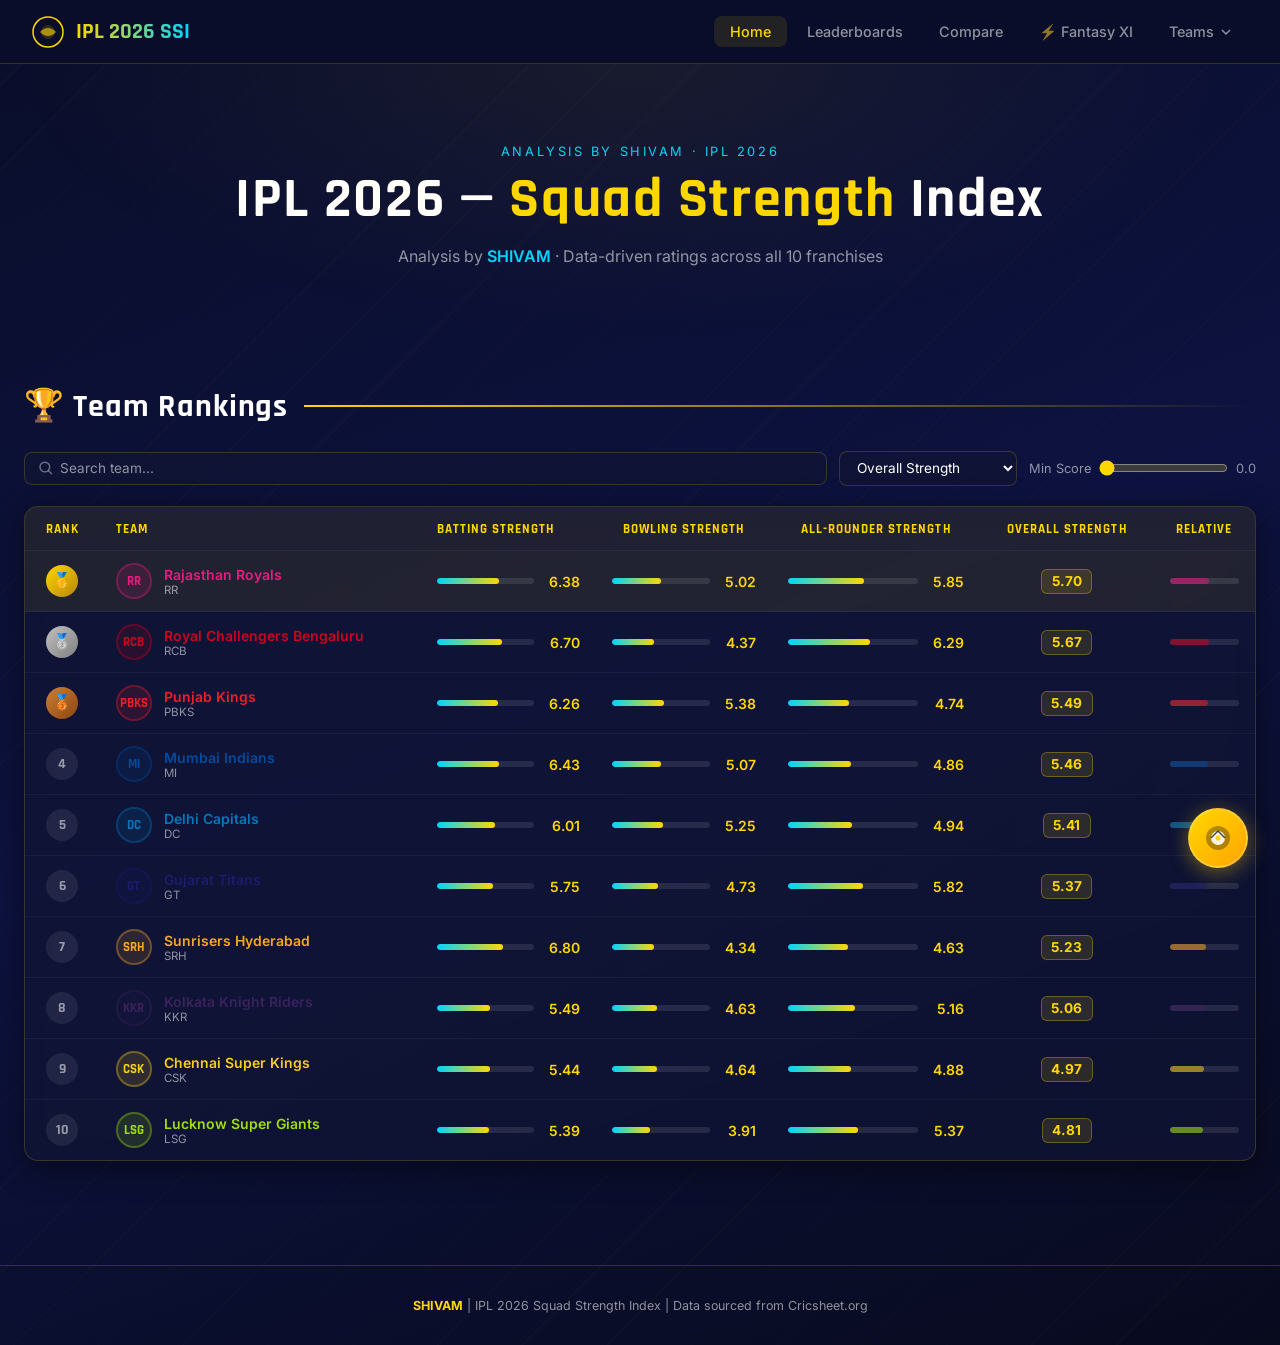
<file: docs/index.html>
<!DOCTYPE html>
<html lang="en">
<head>
  <meta charset="UTF-8"/>
  <meta name="viewport" content="width=device-width, initial-scale=1.0"/>
  <title>IPL 2026 Squad Strength Index — Team Rankings</title>
  <meta name="description" content="IPL 2026 team rankings — Analysis by SHIVAM. Compare batting, bowling and all-rounder strength across all 10 IPL franchises."/>
  <link rel="stylesheet" href="style.css"/>
</head>
<body>

<!-- NAVBAR -->
<div id="navbar-root"></div>

<!-- HERO -->
<div class="hero fade-in">
  <p class="hero-eyebrow">Analysis by SHIVAM · IPL 2026</p>
  <h1 class="hero-title">IPL 2026 — <span>Squad Strength</span> Index</h1>
  <p class="hero-subtitle">Analysis by <em>SHIVAM</em> · Data-driven ratings across all 10 franchises</p>
</div>

<!-- MAIN -->
<main class="container">
  <section>
    <div class="section-header">
      <h2>🏆 Team Rankings</h2>
      <div class="accent-line"></div>
    </div>

    <!-- Controls -->
    <div class="controls-bar">
      <div class="search-box">
        <svg width="14" height="14" viewBox="0 0 14 14" fill="none">
          <circle cx="6" cy="6" r="5" stroke="rgba(255,255,255,0.4)" stroke-width="1.5"/>
          <path d="M10 10l3 3" stroke="rgba(255,255,255,0.4)" stroke-width="1.5" stroke-linecap="round"/>
        </svg>
        <input id="team-search" type="text" placeholder="Search team..."/>
      </div>

      <select id="sort-metric" class="sort-dropdown">
        <option value="team_score">Overall Strength</option>
        <option value="bat_avg">Batting Strength</option>
        <option value="bowl_avg">Bowling Strength</option>
        <option value="ar_avg">All-rounder Strength</option>
      </select>

      <div class="slider-wrap">
        <label>Min Score</label>
        <input id="min-score" type="range" min="0" max="10" step="0.1" value="0"/>
        <span id="min-score-val">0.0</span>
      </div>
    </div>

    <!-- Table -->
    <div class="data-table-wrap glass-card">
      <table id="teams-table">
        <thead>
          <tr>
            <th data-col="rank">Rank</th>
            <th>Team</th>
            <th data-col="bat_avg">Batting Strength</th>
            <th data-col="bowl_avg">Bowling Strength</th>
            <th data-col="ar_avg">All-rounder Strength</th>
            <th data-col="team_score">Overall Strength</th>
            <th>Relative</th>
          </tr>
        </thead>
        <tbody id="teams-tbody">
          <tr><td colspan="7" style="text-align:center;padding:3rem;"><div class="spinner"></div></td></tr>
        </tbody>
      </table>
    </div>
  </section>
</main>

<!-- FOOTER -->
<div id="footer-root"></div>
<script src="app.js"></script>
<script src="babujr.js"></script>
<script>
(async () => {
  document.getElementById('navbar-root').innerHTML = buildNavbar('home');

  const { teams } = await loadData();
  populateTeamNavMenu(teams);
  document.getElementById('footer-root').innerHTML = buildFooter();

  // Compute max for bars
  const maxScore = Math.max(...teams.map(t => t.team_score), 10);

  let currentData = [...teams];

  function renderTable(data) {
    const tbody = document.getElementById('teams-tbody');
    if (!data.length) {
      tbody.innerHTML = '<tr><td colspan="7" style="text-align:center;padding:2rem;color:var(--muted)">No teams match your filters.</td></tr>';
      return;
    }
    tbody.innerHTML = data.map((t, i) => {
      const rank = i + 1; // re-rank after filter
      const pct  = (t.team_score / maxScore * 100).toFixed(1);
      const color = TEAM_COLORS[t.team] || '#FFD700';
      return `<tr onclick="location.href='team.html?team=${t.team}'" style="cursor:pointer;">
        <td>${rankBadge(t.rank)}</td>
        <td>
          <div style="display:flex;align-items:center;gap:0.75rem;">
            ${teamLogoHTML(t.team, 36)}
            <div>
              <div class="team-name-bold" style="color:${color}">${TEAM_FULL[t.team]||t.team}</div>
              <div style="font-size:0.72rem;color:var(--muted)">${t.team}</div>
            </div>
          </div>
        </td>
        <td>${strengthBar(t.bat_avg, maxScore)}</td>
        <td>${strengthBar(t.bowl_avg, maxScore)}</td>
        <td>${strengthBar(t.ar_avg, maxScore)}</td>
        <td>${scoreBadge(t.team_score, true)}</td>
        <td>
          <div class="strength-bar" style="max-width:100px">
            <div class="strength-bar-fill" style="width:${pct}%;background:${color}88"></div>
          </div>
        </td>
      </tr>`;
    }).join('');
    animateAllCounters();
  }

  function applyFilters() {
    const search   = document.getElementById('team-search').value.toLowerCase();
    const sortCol  = document.getElementById('sort-metric').value;
    const minScore = +document.getElementById('min-score').value;

    currentData = [...teams]
      .filter(t => (TEAM_FULL[t.team]||t.team).toLowerCase().includes(search))
      .filter(t => t[sortCol] >= minScore)
      .sort((a,b) => b[sortCol] - a[sortCol]);
    renderTable(currentData);

    // Highlight active sort column header
    document.querySelectorAll('#teams-table thead th').forEach(th => {
      th.classList.remove('sort-desc');
      if (th.dataset.col === sortCol) th.classList.add('sort-desc');
    });
  }

  document.getElementById('team-search').addEventListener('input',   applyFilters);
  document.getElementById('sort-metric').addEventListener('change',  applyFilters);
  document.getElementById('min-score').addEventListener('input', e => {
    document.getElementById('min-score-val').textContent = (+e.target.value).toFixed(1);
    applyFilters();
  });

  // Column header click sort
  document.querySelectorAll('#teams-table thead th[data-col]').forEach(th => {
    th.addEventListener('click', () => {
      document.getElementById('sort-metric').value = th.dataset.col;
      applyFilters();
    });
  });

  renderTable(teams);
})();
</script>
</body>
</html>
</file>
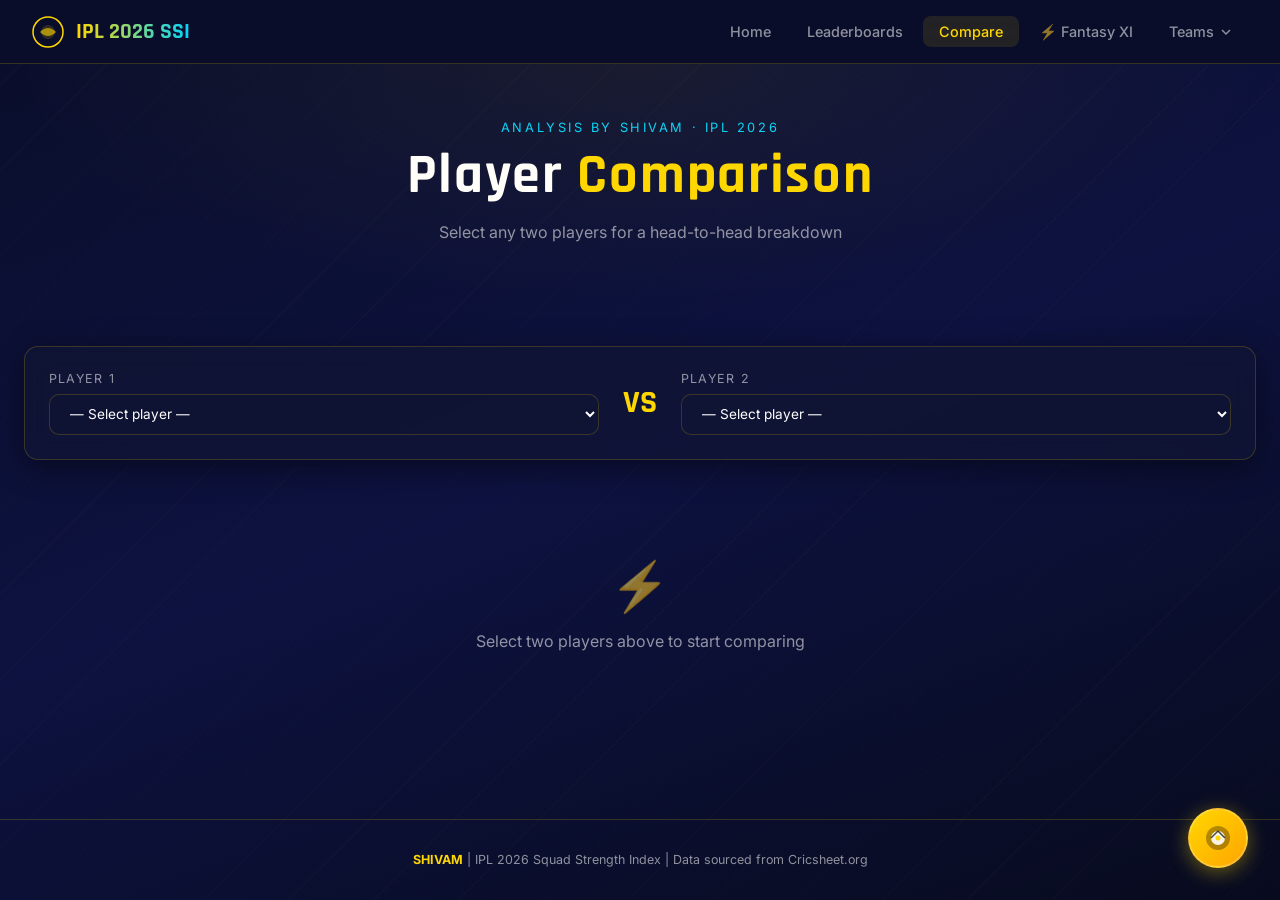
<file: docs/compare.html>
<!DOCTYPE html>
<html lang="en">
<head>
  <meta charset="UTF-8"/>
  <meta name="viewport" content="width=device-width, initial-scale=1.0"/>
  <title>Player Comparison — IPL 2026 Squad Strength Index</title>
  <meta name="description" content="Compare any two IPL 2026 players side-by-side with a radar chart — Analysis by SHIVAM."/>
  <link rel="stylesheet" href="style.css"/>
  <style>
    .selector-row {
      display: grid;
      grid-template-columns: 1fr auto 1fr;
      gap: 1.5rem;
      align-items: center;
      margin-bottom: 2rem;
    }
    .vs-badge {
      font-family: 'Rajdhani', sans-serif;
      font-size: 2rem;
      font-weight: 700;
      color: var(--gold);
      text-align: center;
    }
    .player-select-wrap { display: flex; flex-direction: column; gap: 0.5rem; }
    .player-select-wrap label { font-size: 0.78rem; color: var(--muted); text-transform: uppercase; letter-spacing: 0.1em; }
    .player-select-wrap select {
      background: var(--navy-card);
      border: 1px solid var(--border);
      border-radius: 10px;
      padding: 0.65rem 1rem;
      color: var(--white);
      font-size: 0.85rem;
      outline: none;
      width: 100%;
    }
    .compare-section { margin-top: 2rem; }
    @media (max-width: 600px) {
      .selector-row { grid-template-columns: 1fr; }
      .vs-badge { display: none; }
    }
  </style>
</head>
<body>
<div id="navbar-root"></div>

<div class="hero fade-in" style="padding:3.5rem 2rem 2rem">
  <p class="hero-eyebrow">Analysis by SHIVAM · IPL 2026</p>
  <h1 class="hero-title">Player <span>Comparison</span></h1>
  <p class="hero-subtitle">Select any two players for a head-to-head breakdown</p>
</div>

<main class="container">
  <section>
    <!-- Player selectors -->
    <div class="selector-row glass-card" style="padding:1.5rem">
      <div class="player-select-wrap">
        <label>Player 1</label>
        <select id="player1-select">
          <option value="">— Select player —</option>
        </select>
      </div>
      <div class="vs-badge">VS</div>
      <div class="player-select-wrap">
        <label>Player 2</label>
        <select id="player2-select">
          <option value="">— Select player —</option>
        </select>
      </div>
    </div>

    <!-- Comparison output -->
    <div id="compare-output" class="compare-section" style="display:none">
      <div class="compare-grid staggered" id="compare-cards"></div>

      <!-- Radar chart -->
      <div class="glass-card" style="padding:1.5rem;margin-top:1.5rem;text-align:center">
        <h3 style="margin-bottom:1rem;font-family:Rajdhani,sans-serif;color:var(--gold)">📊 Radar Comparison</h3>
        <canvas id="radar-canvas" width="380" height="300"></canvas>
        <div style="display:flex;justify-content:center;gap:2rem;margin-top:0.75rem;font-size:0.8rem">
          <div style="display:flex;align-items:center;gap:0.5rem"><span style="width:12px;height:12px;background:var(--gold);border-radius:50%;display:inline-block"></span><span id="legend-p1">Player 1</span></div>
          <div style="display:flex;align-items:center;gap:0.5rem"><span style="width:12px;height:12px;background:var(--teal);border-radius:50%;display:inline-block"></span><span id="legend-p2">Player 2</span></div>
        </div>
      </div>

      <!-- Winner banner -->
      <div class="winner-banner" id="winner-banner" style="margin-top:1.5rem;display:none">
        <h3 id="winner-text">🏆 Winner</h3>
      </div>
    </div>

    <div id="compare-placeholder" style="text-align:center;padding:4rem;color:var(--muted)">
      <div style="font-size:3rem;margin-bottom:1rem">⚡</div>
      <p>Select two players above to start comparing</p>
    </div>
  </section>
</main>

<div id="footer-root"></div>
<script src="app.js"></script>
<script src="babujr.js"></script>
<script>
(async () => {
  document.getElementById('navbar-root').innerHTML = buildNavbar('cmp');
  const { teams, players } = await loadData();
  populateTeamNavMenu(teams);
  document.getElementById('footer-root').innerHTML = buildFooter();

  // Populate selects
  const sorted = [...players].sort((a,b) => a.player_name.localeCompare(b.player_name));
  const opts = sorted.map(p =>
    `<option value="${p.cricsheet_id}">${p.player_name} — ${p.team} (${p.role})</option>`
  ).join('');
  document.getElementById('player1-select').innerHTML += opts;
  document.getElementById('player2-select').innerHTML += opts;

  let p1 = null, p2 = null;

  function getPlayer(id) { return players.find(p => p.cricsheet_id === id); }

  function statRow(label, v1, v2, highlight=false) {
    const better1 = (+v1 || 0) >= (+v2 || 0);
    return `<div class="stat-row">
      <span class="stat-label">${label}</span>
      <span class="stat-value ${highlight&&better1?'highlight':''}">${v1 != null ? (+v1).toFixed(2) : '—'}</span>
    </div>`;
  }
  function statRow2(label, v1, v2, highlight=false) {
    const better2 = (+v2 || 0) > (+v1 || 0);
    return `<div class="stat-row">
      <span class="stat-label">${label}</span>
      <span class="stat-value ${highlight&&better2?'highlight':''}">${v2 != null ? (+v2).toFixed(2) : '—'}</span>
    </div>`;
  }

  function buildCard(p, other, side) {
    const color = TEAM_COLORS[p.team] || '#FFD700';
    const isBetter = (key) => {
      const v1 = +p[key]||0, v2 = +other[key]||0;
      return side==='left' ? v1>=v2 : v2>v1;
    };
    const isRole = (r) => (p.role===r) || (p.role===r);
    const scoreKey = p.role==='bowler' ? 'bowler_score' : p.role==='allrounder' ? 'ar_score' : 'batter_score';

    const batStats = `
      ${statRow('Batting Avg', p.bat_avg, other.bat_avg, isBetter('bat_avg'))}
      ${statRow('Strike Rate', p.bat_sr,  other.bat_sr,  isBetter('bat_sr'))}
      ${statRow('Boundary %', p.boundary_pct, other.boundary_pct, isBetter('boundary_pct'))}`;
    const bowlStats = `
      ${statRow('Economy',   p.economy,   other.economy,   !isBetter('economy'))}
      ${statRow('Bowl SR',   p.bowl_sr,   other.bowl_sr,   !isBetter('bowl_sr'))}
      ${statRow('Dot Ball %',p.dot_pct,   other.dot_pct,   isBetter('dot_pct'))}`;

    let stats = '';
    if (['batter','keeper'].includes(p.role)) stats = batStats;
    else if (p.role==='bowler') stats = bowlStats;
    else stats = batStats + bowlStats;

    return `
    <div class="compare-card" style="border-top:3px solid ${color}">
      <div class="player-header">
        ${avatarHTML(p, 60)}
        <div class="player-info">
          <h3 style="color:${color}">${p.player_name}</h3>
          <span>${TEAM_FULL[p.team]||p.team} · ${p.role.charAt(0).toUpperCase()+p.role.slice(1)}</span><br>
          <span>${typePill(p.player_type)}</span>
        </div>
      </div>
      <div class="stat-row">
        <span class="stat-label">Form Score</span>
        <span class="stat-value ${isBetter('bat_form_norm')?'highlight':''}">${(+p.bat_form_norm||0).toFixed(2)}</span>
      </div>
      <div class="stat-row">
        <span class="stat-label">Aura Score</span>
        <span class="stat-value ${isBetter('bat_aura_norm')?'highlight':''}">${(+p.bat_aura_norm||0).toFixed(2)}</span>
      </div>
      <div class="stat-row" style="border-bottom:2px solid var(--border);margin-bottom:0.5rem;padding-bottom:0.75rem">
        <span class="stat-label" style="font-weight:700">Final Score</span>
        <span class="stat-value highlight" style="font-size:1.1rem;color:var(--gold)">${(+p[scoreKey]||0).toFixed(2)}</span>
      </div>
      ${stats}
    </div>`;
  }

  // ── Radar chart (pure Canvas) ──────────────────────────────────────────
  function drawRadar(p1, p2) {
    const canvas = document.getElementById('radar-canvas');
    const ctx    = canvas.getContext('2d');
    const W = canvas.width, H = canvas.height;
    ctx.clearRect(0, 0, W, H);

    const cx = W/2, cy = H/2, R = Math.min(W,H)/2 - 40;
    const axes = ['Final Score','Form Score','Aura Score','Bat Avg','Economy','Dot %'];
    const N = axes.length;

    function getVals(p) {
      const scoreKey = p.role==='bowler'?'bowler_score':p.role==='allrounder'?'ar_score':'batter_score';
      return [
        (+p[scoreKey]||0)/10, (+p.bat_form_norm||0)/10, (+p.bat_aura_norm||0)/10,
        Math.min((+p.bat_avg||0)/100,1), 1-Math.min((+p.economy||0)/15,1), (+p.dot_pct||0)/100,
      ];
    }

    function angle(i) { return (i/N)*2*Math.PI - Math.PI/2; }
    function point(i, r) {
      return { x: cx + r*Math.cos(angle(i)), y: cy + r*Math.sin(angle(i)) };
    }

    // Draw grid
    [0.2,0.4,0.6,0.8,1.0].forEach(frac => {
      ctx.beginPath();
      for(let i=0;i<=N;i++) { const p=point(i%N,frac*R); i===0?ctx.moveTo(p.x,p.y):ctx.lineTo(p.x,p.y); }
      ctx.closePath();
      ctx.strokeStyle = 'rgba(255,255,255,0.1)';
      ctx.lineWidth = 1;
      ctx.stroke();
    });

    // Draw axes + labels
    for(let i=0;i<N;i++) {
      const p = point(i, R);
      ctx.beginPath();
      ctx.moveTo(cx, cy);
      ctx.lineTo(p.x, p.y);
      ctx.strokeStyle = 'rgba(255,255,255,0.2)';
      ctx.lineWidth = 1;
      ctx.stroke();
      // Label
      const lp = point(i, R+22);
      ctx.fillStyle = 'rgba(255,255,255,0.65)';
      ctx.font = '10px Inter, sans-serif';
      ctx.textAlign = 'center'; ctx.textBaseline = 'middle';
      ctx.fillText(axes[i], lp.x, lp.y);
    }

    // Draw player polygons
    [[p1,'#FFD700',0.3],[p2,'#00D4FF',0.3]].forEach(([p, color, alpha]) => {
      const vals = getVals(p);
      ctx.beginPath();
      for(let i=0;i<N;i++) {
        const pt = point(i, vals[i]*R);
        i===0 ? ctx.moveTo(pt.x,pt.y) : ctx.lineTo(pt.x,pt.y);
      }
      ctx.closePath();
      ctx.fillStyle = color + Math.round(alpha*255).toString(16).padStart(2,'0');
      ctx.fill();
      ctx.strokeStyle = color;
      ctx.lineWidth = 2;
      ctx.stroke();
    });
  }

  function compare() {
    if (!p1 || !p2) return;

    document.getElementById('compare-output').style.display = '';
    document.getElementById('compare-placeholder').style.display = 'none';

    document.getElementById('compare-cards').innerHTML =
      buildCard(p1, p2, 'left') + buildCard(p2, p1, 'right');

    document.getElementById('legend-p1').textContent = p1.player_name;
    document.getElementById('legend-p2').textContent = p2.player_name;
    drawRadar(p1, p2);

    // Winner
    const sk = r => r==='bowler'?'bowler_score':r==='allrounder'?'ar_score':'batter_score';
    const s1 = +p1[sk(p1.role)]||0;
    const s2 = +p2[sk(p2.role)]||0;
    const winner = s1 > s2 ? p1 : p2;
    const banner = document.getElementById('winner-banner');
    banner.style.display = '';
    document.getElementById('winner-text').innerHTML =
      `🏆 <span style="color:${TEAM_COLORS[winner.team]||'#FFD700'}">${winner.player_name}</span> wins! <small style="font-size:0.7em;color:var(--muted)">(${(+winner[sk(winner.role)]).toFixed(2)} vs ${s1>s2?s2.toFixed(2):s1.toFixed(2)})</small>`;
  }

  document.getElementById('player1-select').addEventListener('change', e => {
    p1 = getPlayer(e.target.value); compare();
  });
  document.getElementById('player2-select').addEventListener('change', e => {
    p2 = getPlayer(e.target.value); compare();
  });
})();
</script>
</body>
</html>
</file>
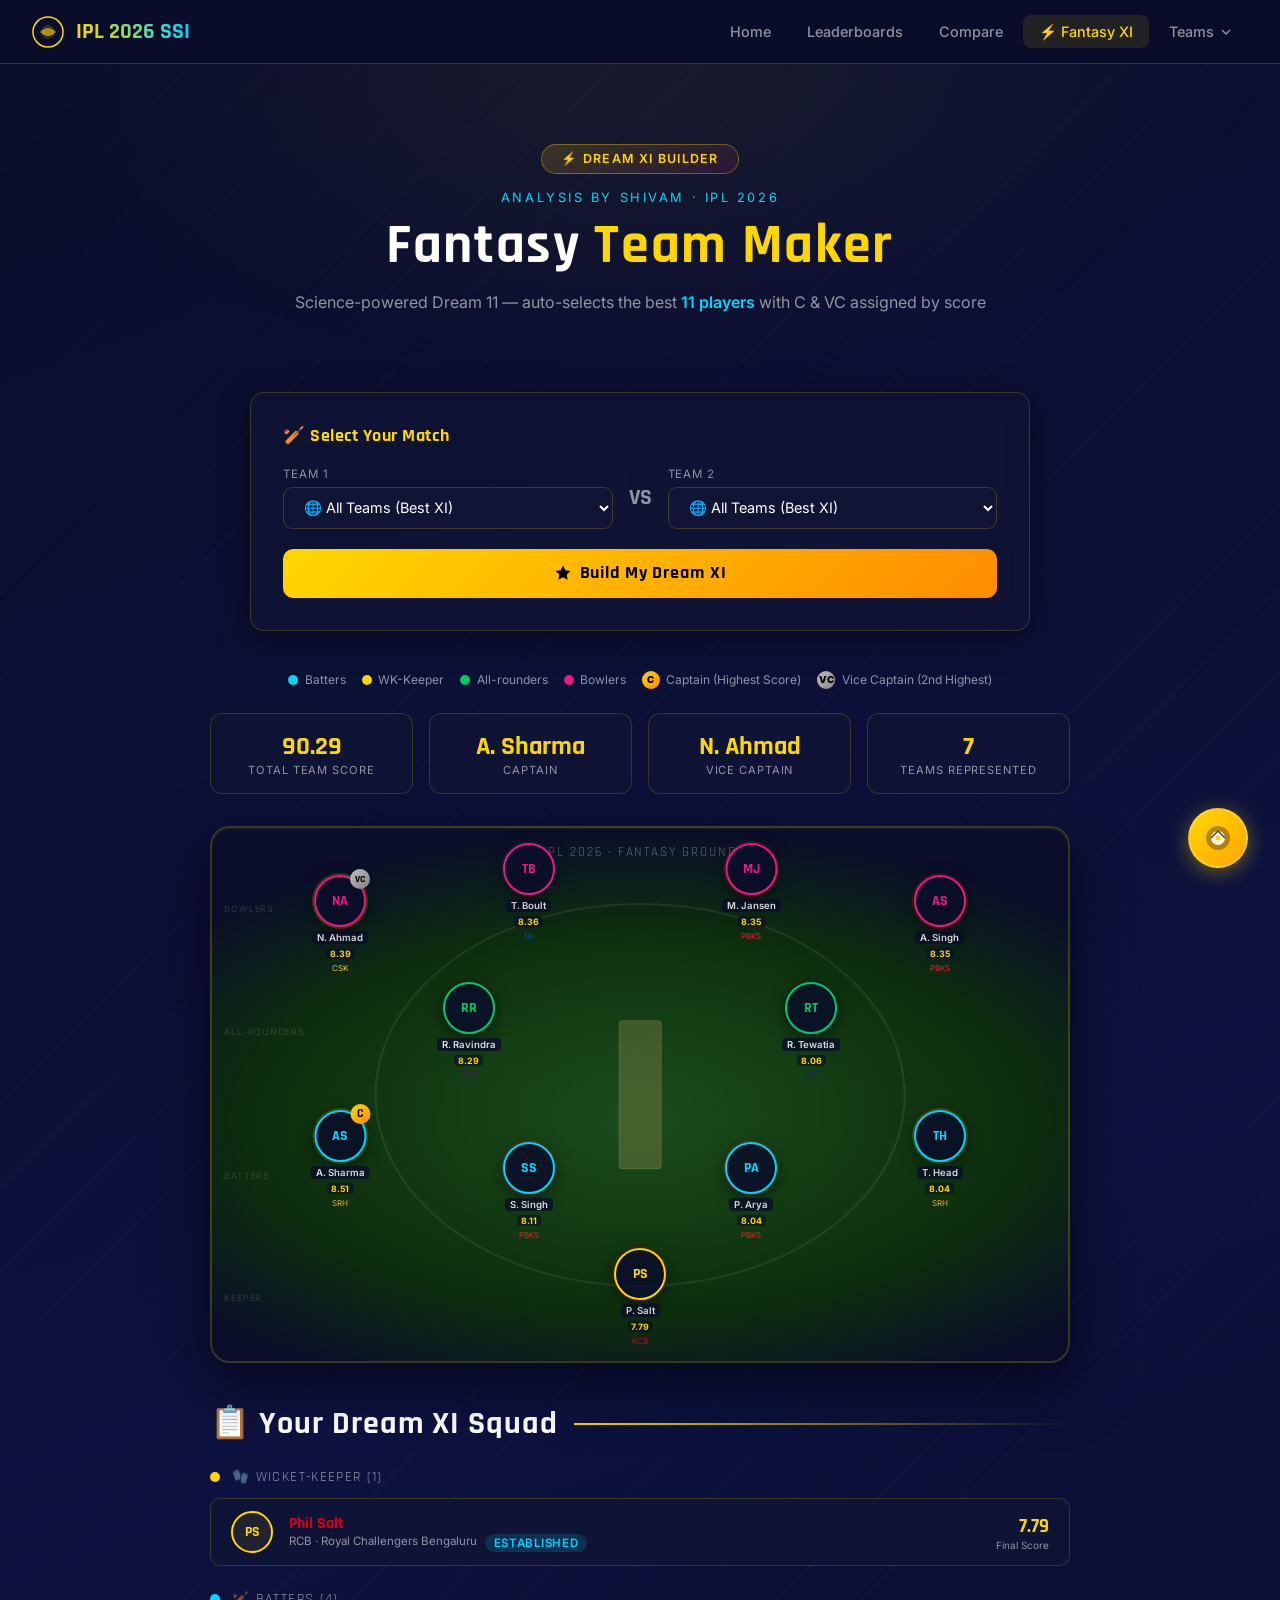
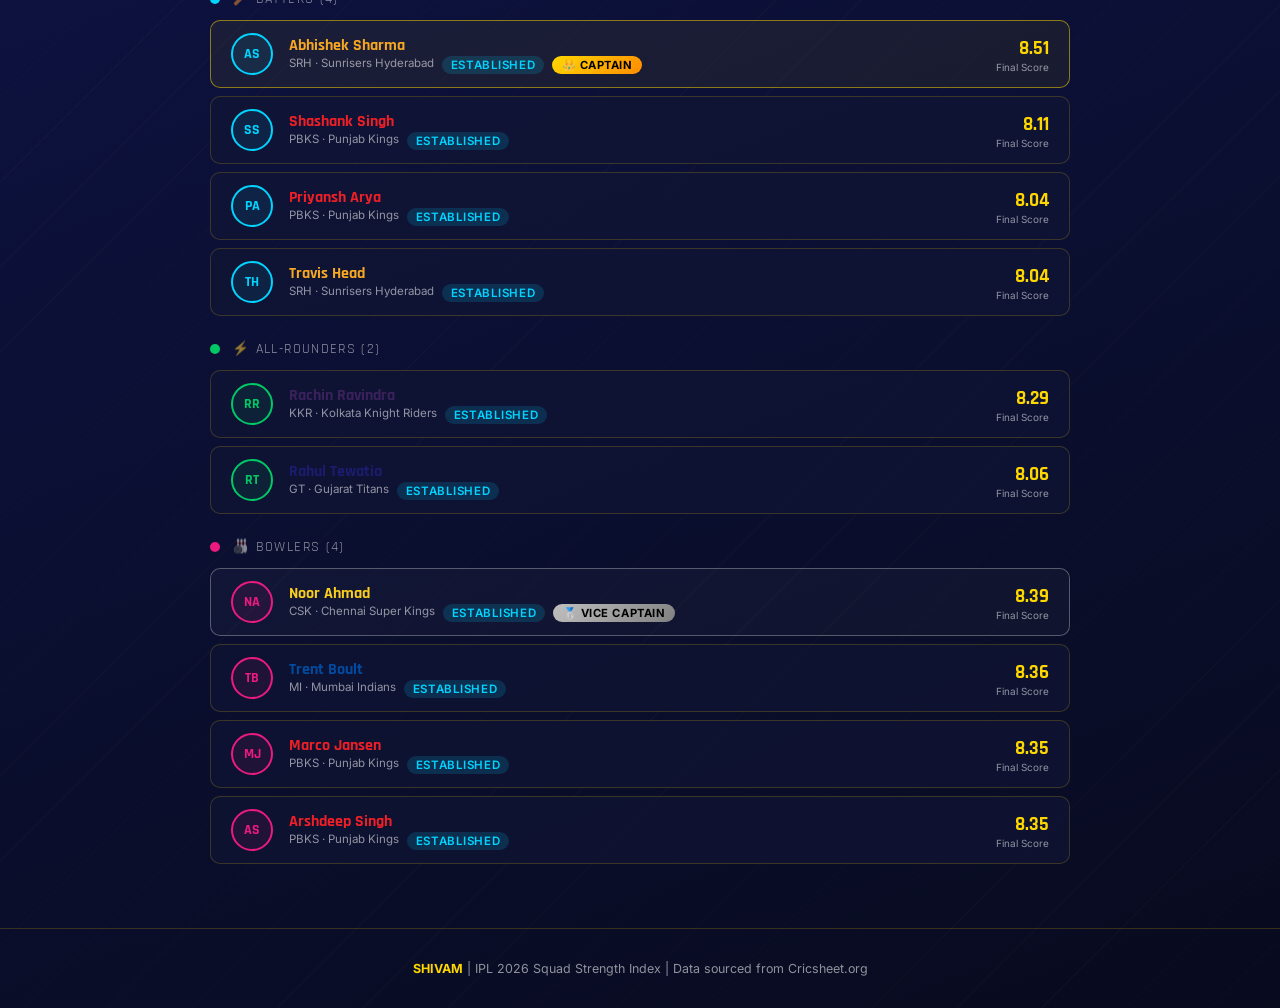
<file: docs/fantasy.html>
<!DOCTYPE html>
<html lang="en">
<head>
  <meta charset="UTF-8"/>
  <meta name="viewport" content="width=device-width, initial-scale=1.0"/>
  <title>IPL 2026 Fantasy Team Maker — Dream XI Builder</title>
  <meta name="description" content="Build your Dream 11 fantasy cricket team for IPL 2026 using data-driven squad strength scores. Auto-assigns captain and vice-captain based on analysis. Analysis by SHIVAM."/>
  <link rel="stylesheet" href="style.css"/>
  <style>
    /* ── Fantasy-specific styles ── */
    .fantasy-hero-badge {
      display: inline-flex;
      align-items: center;
      gap: 0.5rem;
      background: linear-gradient(135deg, rgba(255,215,0,0.15), rgba(234,26,127,0.1));
      border: 1px solid rgba(255,215,0,0.35);
      border-radius: 30px;
      padding: 0.4rem 1.2rem;
      font-size: 0.78rem;
      font-weight: 600;
      letter-spacing: 0.1em;
      text-transform: uppercase;
      color: var(--gold);
      margin-bottom: 1rem;
    }

    /* ── Match selector ── */
    .match-selector-card {
      max-width: 780px;
      margin: 0 auto 2.5rem;
      padding: 2rem;
      border-radius: var(--radius);
      background: var(--navy-card);
      border: 1px solid var(--border);
      backdrop-filter: blur(12px);
    }
    .match-selector-card h3 {
      font-family: 'Rajdhani', sans-serif;
      font-size: 1.1rem;
      color: var(--gold);
      margin-bottom: 1.25rem;
      display: flex;
      align-items: center;
      gap: 0.5rem;
    }
    .team-selector-row {
      display: grid;
      grid-template-columns: 1fr auto 1fr;
      align-items: center;
      gap: 1rem;
      margin-bottom: 1.25rem;
    }
    .team-selector-row .vs-badge {
      font-family: 'Rajdhani', sans-serif;
      font-size: 1.4rem;
      font-weight: 700;
      color: var(--muted);
      text-align: center;
    }
    .team-select-wrap {
      display: flex;
      flex-direction: column;
      gap: 0.4rem;
    }
    .team-select-wrap label {
      font-size: 0.72rem;
      text-transform: uppercase;
      letter-spacing: 0.08em;
      color: var(--muted);
    }
    .team-select-wrap select {
      width: 100%;
      background: var(--navy-mid);
      border: 1px solid var(--border);
      border-radius: 9px;
      padding: 0.65rem 1rem;
      color: var(--white);
      font-size: 0.9rem;
      outline: none;
      cursor: pointer;
      transition: border-color 0.2s;
    }
    .team-select-wrap select:focus { border-color: var(--gold); }

    .build-btn {
      width: 100%;
      padding: 0.85rem;
      border-radius: 10px;
      background: linear-gradient(135deg, #FFD700, #FF8C00);
      color: #000;
      font-family: 'Rajdhani', sans-serif;
      font-size: 1.1rem;
      font-weight: 700;
      letter-spacing: 0.05em;
      cursor: pointer;
      border: none;
      transition: opacity 0.2s, transform 0.2s;
      display: flex;
      align-items: center;
      justify-content: center;
      gap: 0.5rem;
    }
    .build-btn:hover { opacity: 0.9; transform: translateY(-1px); }
    .build-btn:active { transform: translateY(0); }

    /* ── Cricket ground visual ── */
    .cricket-ground {
      position: relative;
      width: 100%;
      max-width: 860px;
      margin: 0 auto 2rem;
      aspect-ratio: 16/10;
      border-radius: 20px;
      overflow: hidden;
      background: radial-gradient(ellipse 70% 55% at 50% 55%, #1a4a1a 0%, #0d2e0d 65%, #0A0E2A 100%);
      border: 2px solid rgba(255,215,0,0.2);
      box-shadow: 0 20px 60px rgba(0,0,0,0.6), inset 0 1px 0 rgba(255,255,255,0.05);
    }
    /* Ground circle */
    .cricket-ground::before {
      content:'';
      position: absolute;
      top: 50%; left: 50%;
      transform: translate(-50%, -50%);
      width: 62%; height: 72%;
      border-radius: 50%;
      border: 2px solid rgba(255,255,255,0.08);
      background: radial-gradient(ellipse at center, rgba(30,80,30,0.3) 0%, transparent 70%);
    }
    /* Pitch strip */
    .cricket-ground::after {
      content:'';
      position: absolute;
      top: 50%; left: 50%;
      transform: translate(-50%, -50%);
      width: 5%; height: 28%;
      background: rgba(200,170,100,0.25);
      border-radius: 4px;
      border: 1px solid rgba(255,255,255,0.1);
    }

    .ground-title {
      position: absolute;
      top: 1rem; left: 50%;
      transform: translateX(-50%);
      font-family: 'Rajdhani', sans-serif;
      font-size: 0.8rem;
      letter-spacing: 0.15em;
      text-transform: uppercase;
      color: rgba(255,255,255,0.35);
      white-space: nowrap;
    }

    /* Player slots on ground */
    .player-slot {
      position: absolute;
      transform: translate(-50%, -50%);
      display: flex;
      flex-direction: column;
      align-items: center;
      gap: 4px;
      cursor: default;
      transition: transform 0.3s ease;
    }
    .player-slot:hover { transform: translate(-50%, -50%) scale(1.08); }

    .player-circle {
      width: 52px;
      height: 52px;
      border-radius: 50%;
      display: flex;
      align-items: center;
      justify-content: center;
      font-family: 'Rajdhani', sans-serif;
      font-weight: 700;
      font-size: 0.85rem;
      border: 2.5px solid;
      position: relative;
      box-shadow: 0 4px 16px rgba(0,0,0,0.5);
      background: var(--navy-mid);
      transition: box-shadow 0.3s;
    }
    .player-circle:hover { box-shadow: 0 6px 24px rgba(0,0,0,0.7); }

    /* Captain & VC badges */
    .captain-crown, .vc-badge {
      position: absolute;
      top: -8px;
      right: -6px;
      width: 20px;
      height: 20px;
      border-radius: 50%;
      display: flex;
      align-items: center;
      justify-content: center;
      font-size: 0.6rem;
      font-weight: 700;
      z-index: 2;
    }
    .captain-crown {
      background: linear-gradient(135deg, #FFD700, #FF8C00);
      color: #000;
      font-size: 0.75rem;
    }
    .vc-badge {
      background: linear-gradient(135deg, #C0C0C0, #808080);
      color: #000;
      font-size: 0.6rem;
    }
    /* Role ring colours */
    .player-circle.batter   { border-color: #00D4FF; color: #00D4FF; }
    .player-circle.keeper   { border-color: #FFD700; color: #FFD700; }
    .player-circle.allrounder { border-color: #00C864; color: #00C864; }
    .player-circle.bowler   { border-color: #EA1A7F; color: #EA1A7F; }

    .player-slot .p-name {
      font-size: 0.6rem;
      font-weight: 600;
      color: rgba(255,255,255,0.88);
      text-align: center;
      max-width: 68px;
      white-space: nowrap;
      overflow: hidden;
      text-overflow: ellipsis;
      background: rgba(10,14,42,0.75);
      padding: 1px 5px;
      border-radius: 4px;
    }
    .player-slot .p-score {
      font-size: 0.55rem;
      color: var(--gold);
      font-weight: 700;
      background: rgba(10,14,42,0.6);
      padding: 0 4px;
      border-radius: 3px;
    }
    .player-slot .p-team {
      font-size: 0.5rem;
      color: var(--muted);
    }

    /* ── Player list table below ── */
    .fantasy-squad-section {
      max-width: 860px;
      margin: 0 auto;
    }

    .role-section-header {
      display: flex;
      align-items: center;
      gap: 0.75rem;
      margin: 1.5rem 0 0.75rem;
    }
    .role-section-header .role-dot {
      width: 10px; height: 10px;
      border-radius: 50%;
    }
    .role-section-header span {
      font-family: 'Rajdhani', sans-serif;
      font-size: 0.85rem;
      letter-spacing: 0.1em;
      text-transform: uppercase;
      color: var(--muted);
    }

    .fantasy-player-row {
      display: flex;
      align-items: center;
      gap: 1rem;
      padding: 0.75rem 1.25rem;
      border-radius: 10px;
      background: var(--navy-card);
      border: 1px solid var(--border);
      margin-bottom: 0.5rem;
      transition: transform 0.2s, box-shadow 0.2s;
      cursor: default;
    }
    .fantasy-player-row:hover {
      transform: translateX(4px);
      box-shadow: 0 4px 20px rgba(0,0,0,0.4);
    }
    .fantasy-player-row.is-captain   { border-color: rgba(255,215,0,0.5); background: rgba(255,215,0,0.06); }
    .fantasy-player-row.is-vc        { border-color: rgba(192,192,192,0.4); background: rgba(192,192,192,0.04); }

    .fp-avatar {
      width: 42px; height: 42px;
      border-radius: 50%;
      display: flex; align-items: center; justify-content: center;
      font-family:'Rajdhani',sans-serif; font-weight:700; font-size:0.9rem;
      flex-shrink:0;
      border: 2px solid;
    }
    .fp-avatar.batter     { border-color:#00D4FF; color:#00D4FF; background:rgba(0,212,255,0.08); }
    .fp-avatar.keeper     { border-color:#FFD700; color:#FFD700; background:rgba(255,215,0,0.08); }
    .fp-avatar.allrounder { border-color:#00C864; color:#00C864; background:rgba(0,200,100,0.08); }
    .fp-avatar.bowler     { border-color:#EA1A7F; color:#EA1A7F; background:rgba(234,26,127,0.08); }

    .fp-info { flex: 1; min-width: 0; }
    .fp-info .fp-name {
      font-family:'Rajdhani',sans-serif;
      font-size:1rem; font-weight:700;
      white-space: nowrap; overflow: hidden; text-overflow: ellipsis;
    }
    .fp-info .fp-meta {
      font-size: 0.72rem; color: var(--muted);
      display: flex; gap: 0.5rem; flex-wrap: wrap;
    }

    .fp-badge {
      padding: 0.15rem 0.6rem;
      border-radius: 20px;
      font-size: 0.7rem;
      font-weight: 700;
      text-transform: uppercase;
      letter-spacing: 0.05em;
    }
    .fp-badge.captain  { background: linear-gradient(135deg,#FFD700,#FF8C00); color:#000; }
    .fp-badge.vc       { background: linear-gradient(135deg,#C0C0C0,#808080); color:#000; }
    .fp-badge.regular  { background: transparent; }

    .fp-score-block { text-align: right; flex-shrink: 0; }
    .fp-score-block .fp-score {
      font-family:'Rajdhani',sans-serif;
      font-size: 1.2rem; font-weight: 700; color: var(--gold);
    }
    .fp-score-block .fp-score-label {
      font-size: 0.62rem; color: var(--muted); display: block;
    }

    /* ── Role legend ── */
    .role-legend {
      display: flex;
      flex-wrap: wrap;
      gap: 1rem;
      justify-content: center;
      margin-bottom: 1.5rem;
    }
    .legend-item {
      display: flex; align-items: center; gap: 0.4rem;
      font-size: 0.75rem; color: var(--muted);
    }
    .legend-dot {
      width: 10px; height: 10px; border-radius: 50%;
    }

    /* ── Stats banner ── */
    .fantasy-stats-banner {
      display: grid;
      grid-template-columns: repeat(4, 1fr);
      gap: 1rem;
      max-width: 860px;
      margin: 0 auto 2rem;
    }
    @media(max-width:600px) { .fantasy-stats-banner { grid-template-columns: repeat(2,1fr); } }

    .fstat-card {
      text-align: center;
      padding: 1rem;
      border-radius: 12px;
      background: var(--navy-card);
      border: 1px solid var(--border);
    }
    .fstat-card .fstat-val {
      font-family:'Rajdhani',sans-serif;
      font-size: 1.6rem; font-weight: 700; color: var(--gold);
    }
    .fstat-card .fstat-label {
      font-size: 0.7rem; color: var(--muted); text-transform: uppercase;
      letter-spacing: 0.08em;
    }

    /* ── Placeholder / empty state ── */
    .empty-ground {
      display: flex;
      flex-direction: column;
      align-items: center;
      justify-content: center;
      height: 100%;
      gap: 0.75rem;
      color: rgba(255,255,255,0.2);
    }
    .empty-ground .eg-icon {
      font-size: 3rem;
    }
    .empty-ground .eg-text {
      font-family:'Rajdhani',sans-serif;
      font-size: 1rem;
      letter-spacing: 0.08em;
      text-transform: uppercase;
    }

    @media(max-width:640px) {
      .team-selector-row { grid-template-columns: 1fr; }
      .team-selector-row .vs-badge { display: none; }
      .player-circle { width: 38px; height: 38px; font-size: 0.65rem; }
      .player-slot .p-name { font-size: 0.5rem; max-width: 52px; }
    }

    /* Ground rows for positioning */
    .ground-row-label {
      position: absolute;
      left: 0.75rem;
      font-size: 0.55rem;
      letter-spacing: 0.1em;
      text-transform: uppercase;
      color: rgba(255,255,255,0.15);
      transform: translateY(-50%);
    }
  </style>
</head>
<body>

<!-- NAVBAR -->
<div id="navbar-root"></div>

<!-- HERO -->
<div class="hero fade-in">
  <div class="fantasy-hero-badge">⚡ Dream XI Builder</div>
  <p class="hero-eyebrow">Analysis by SHIVAM · IPL 2026</p>
  <h1 class="hero-title">Fantasy <span>Team Maker</span></h1>
  <p class="hero-subtitle">Science-powered Dream 11 — auto-selects the best <em>11 players</em> with C & VC assigned by score</p>
</div>

<!-- MAIN -->
<main class="container">

  <!-- Match Selector -->
  <div class="match-selector-card glass-card fade-in">
    <h3>🏏 Select Your Match</h3>
    <div class="team-selector-row">
      <div class="team-select-wrap">
        <label>Team 1</label>
        <select id="team1-select">
          <option value="ALL">All Teams (Best XI)</option>
        </select>
      </div>
      <div class="vs-badge">VS</div>
      <div class="team-select-wrap">
        <label>Team 2</label>
        <select id="team2-select">
          <option value="ALL">All Teams (Best XI)</option>
        </select>
      </div>
    </div>
    <button class="build-btn" id="build-btn" onclick="buildFantasyTeam()">
      <svg width="18" height="18" viewBox="0 0 24 24" fill="none">
        <path d="M12 2L15.09 8.26L22 9.27L17 14.14L18.18 21.02L12 17.77L5.82 21.02L7 14.14L2 9.27L8.91 8.26L12 2Z" fill="currentColor"/>
      </svg>
      Build My Dream XI
    </button>
  </div>

  <!-- Role Legend -->
  <div class="role-legend">
    <div class="legend-item"><div class="legend-dot" style="background:#00D4FF"></div> Batters</div>
    <div class="legend-item"><div class="legend-dot" style="background:#FFD700"></div> WK-Keeper</div>
    <div class="legend-item"><div class="legend-dot" style="background:#00C864"></div> All-rounders</div>
    <div class="legend-item"><div class="legend-dot" style="background:#EA1A7F"></div> Bowlers</div>
    <div class="legend-item">
      <div style="width:18px;height:18px;border-radius:50%;background:linear-gradient(135deg,#FFD700,#FF8C00);display:flex;align-items:center;justify-content:center;font-size:0.6rem;font-weight:900;color:#000;">C</div>
      Captain (Highest Score)
    </div>
    <div class="legend-item">
      <div style="width:18px;height:18px;border-radius:50%;background:linear-gradient(135deg,#C0C0C0,#888);display:flex;align-items:center;justify-content:center;font-size:0.6rem;font-weight:900;color:#000;">VC</div>
      Vice Captain (2nd Highest)
    </div>
  </div>

  <!-- Stats Banner -->
  <div class="fantasy-stats-banner" id="stats-banner" style="display:none;">
    <div class="fstat-card">
      <div class="fstat-val" id="stat-total-score">—</div>
      <div class="fstat-label">Total Team Score</div>
    </div>
    <div class="fstat-card">
      <div class="fstat-val" id="stat-captain">—</div>
      <div class="fstat-label">Captain</div>
    </div>
    <div class="fstat-card">
      <div class="fstat-val" id="stat-vc">—</div>
      <div class="fstat-label">Vice Captain</div>
    </div>
    <div class="fstat-card">
      <div class="fstat-val" id="stat-teams">—</div>
      <div class="fstat-label">Teams Represented</div>
    </div>
  </div>

  <!-- Cricket Ground Visual -->
  <div class="cricket-ground" id="cricket-ground">
    <div class="ground-title">IPL 2026 · FANTASY GROUND</div>
    <div class="empty-ground" id="empty-ground">
      <div class="eg-icon">🏏</div>
      <div class="eg-text">Select teams above & build your XI</div>
    </div>
  </div>

  <!-- Detailed Squad List -->
  <div class="fantasy-squad-section" id="fantasy-squad-section" style="display:none;">

    <div class="section-header" style="margin-top:2.5rem;">
      <h2>📋 Your Dream XI Squad</h2>
      <div class="accent-line"></div>
    </div>

    <div id="squad-list"></div>
  </div>

</main>

<!-- FOOTER -->
<div id="footer-root"></div>
<script src="app.js"></script>
<script src="babujr.js"></script>
<script>
(async () => {
  document.getElementById('navbar-root').innerHTML = buildNavbar('fantasy');
  document.getElementById('footer-root').innerHTML = buildFooter();

  const { teams, players } = await loadData();
  populateTeamNavMenu(teams);

  const ALL_TEAMS = Object.keys(TEAM_FULL).sort();
  const TEAM_OPTIONS = ALL_TEAMS.map(t => `<option value="${t}">${TEAM_FULL[t] || t} (${t})</option>`).join('');

  const t1 = document.getElementById('team1-select');
  const t2 = document.getElementById('team2-select');
  t1.innerHTML = `<option value="ALL">🌐 All Teams (Best XI)</option>` + TEAM_OPTIONS;
  t2.innerHTML = `<option value="ALL">🌐 All Teams (Best XI)</option>` + TEAM_OPTIONS;

  // ── Fantasy Team Builder ──────────────────────────────────────────
  window.buildFantasyTeam = function() {
    const team1 = t1.value;
    const team2 = t2.value;

    // Pool of players
    let pool;
    if (team1 === 'ALL' && team2 === 'ALL') {
      pool = [...players];
    } else if (team1 !== 'ALL' && team2 !== 'ALL') {
      pool = players.filter(p => p.team === team1 || p.team === team2);
    } else {
      const singleTeam = team1 !== 'ALL' ? team1 : team2;
      pool = players.filter(p => p.team === singleTeam);
    }

    // Remove inactive-only players (score < 2.94 = very low floor, keep at least something)
    pool = pool.filter(p => +p.final_score > 0);

    // Sort by final_score descending
    pool = [...pool].sort((a, b) => +b.final_score - +a.final_score);

    // ── Role-based selection ──────────────────────────────────────
    // Dream11 formation: 1 WK, 3-5 Batters, 1-3 AR, 3-5 Bowlers = 11 total
    // Target: 1 keeper, 4 batters, 2 all-rounders, 4 bowlers
    const byRole = (roles) => pool.filter(p => roles.includes(p.role));

    const keepers     = byRole(['keeper']);
    const batters     = byRole(['batter']);
    const allrounders = byRole(['allrounder']);
    const bowlers     = byRole(['bowler']);

    // Pick top players per role
    const pickTop = (arr, n) => arr.slice(0, n);

    let selectedKeepers     = pickTop(keepers, 1);
    let selectedBatters     = pickTop(batters, 4);
    let selectedAllrounders = pickTop(allrounders, 2);
    let selectedBowlers     = pickTop(bowlers, 4);

    // If we don't have enough, backfill from remaining pool
    let selected = [
      ...selectedKeepers,
      ...selectedBatters,
      ...selectedAllrounders,
      ...selectedBowlers
    ];

    // Handle shortfalls — fill from highest remaining in pool
    if (selected.length < 11) {
      const selectedIds = new Set(selected.map(p => p.player_id || p.player_name));
      const remaining = pool.filter(p => !selectedIds.has(p.player_id || p.player_name));
      const needed = 11 - selected.length;
      selected = [...selected, ...remaining.slice(0, needed)];
    }

    // Trim to exactly 11
    selected = selected.slice(0, 11);

    // Sort by final_score to determine C & VC
    const sorted = [...selected].sort((a, b) => +b.final_score - +a.final_score);
    const captain = sorted[0];
    const viceCaptain = sorted[1];

    // Track which player is C/VC
    selected.forEach(p => {
      p._isC  = p === captain;
      p._isVC = p === viceCaptain;
    });

    renderGround(selected, captain, viceCaptain);
    renderSquadList(selected, captain, viceCaptain);
    renderStatsBanner(selected, captain, viceCaptain);
  };

  // ── Render cricket ground ──────────────────────────────────────
  function renderGround(players11, captain, vc) {
    // Layout positions (% from left, % from top) for 11 players
    // Rows: Bowlers (top), AR (upper-mid), Batters (lower-mid), Keeper (bottom)
    const POSITIONS = [
      // Bowlers row (top) — 4 bowlers
      { x: 15, y: 18 }, { x: 37, y: 12 }, { x: 63, y: 12 }, { x: 85, y: 18 },
      // All-rounders row — 2
      { x: 30, y: 38 }, { x: 70, y: 38 },
      // Batters row — 4
      { x: 15, y: 62 }, { x: 37, y: 68 }, { x: 63, y: 68 }, { x: 85, y: 62 },
      // Keeper — bottom center
      { x: 50, y: 88 },
    ];

    // Sort for ground placement: bowlers first, then AR, then batters, then keeper
    const roleOrder = { bowler: 0, allrounder: 1, batter: 2, keeper: 3 };
    const sorted = [...players11].sort((a, b) =>
      (roleOrder[a.role] ?? 2) - (roleOrder[b.role] ?? 2)
    );

    const ground = document.getElementById('cricket-ground');
    // Remove old slots but keep title & empty state
    ground.querySelectorAll('.player-slot, .ground-row-label').forEach(el => el.remove());
    document.getElementById('empty-ground').style.display = 'none';

    // Row labels
    const rowLabels = [
      { y: 15, text: 'Bowlers' },
      { y: 38, text: 'All-rounders' },
      { y: 65, text: 'Batters' },
      { y: 88, text: 'Keeper' },
    ];
    rowLabels.forEach(rl => {
      const lbl = document.createElement('div');
      lbl.className = 'ground-row-label';
      lbl.style.top = rl.y + '%';
      lbl.textContent = rl.text;
      ground.appendChild(lbl);
    });

    sorted.forEach((p, i) => {
      if (i >= POSITIONS.length) return;
      const pos = POSITIONS[i];
      const color = p.role === 'batter' ? '#00D4FF'
                  : p.role === 'keeper' ? '#FFD700'
                  : p.role === 'allrounder' ? '#00C864'
                  : '#EA1A7F';

      const initials = (p.player_name || 'XX')
        .split(' ').filter(Boolean).slice(0, 2)
        .map(w => w[0]).join('').toUpperCase();

      const teamColor = TEAM_COLORS[p.team] || '#FFD700';
      const score = (+p.final_score).toFixed(2);

      const isC  = p._isC;
      const isVC = p._isVC;

      const slot = document.createElement('div');
      slot.className = 'player-slot';
      slot.style.left = pos.x + '%';
      slot.style.top  = pos.y + '%';
      slot.title = `${p.player_name} (${p.team}) — Score: ${score}`;

      slot.innerHTML = `
        <div class="player-circle ${p.role}"
             style="background:rgba(10,14,42,0.85);border-color:${color};color:${color};
                    box-shadow: 0 0 0 2px ${teamColor}33, 0 4px 16px rgba(0,0,0,0.5);">
          ${initials}
          ${isC  ? `<div class="captain-crown">C</div>` : ''}
          ${isVC ? `<div class="vc-badge">VC</div>` : ''}
        </div>
        <div class="p-name">${shortName(p.player_name)}</div>
        <div class="p-score">${score}</div>
        <div class="p-team" style="color:${teamColor}">${p.team}</div>
      `;
      ground.appendChild(slot);
    });
  }

  // ── Render squad list ──────────────────────────────────────────
  function renderSquadList(players11, captain, vc) {
    const section = document.getElementById('fantasy-squad-section');
    section.style.display = 'block';
    const list = document.getElementById('squad-list');

    // Group by role
    const roleOrder = ['keeper', 'batter', 'allrounder', 'bowler'];
    const roleLabels = {
      keeper: '🧤 Wicket-Keeper',
      batter: '🏏 Batters',
      allrounder: '⚡ All-Rounders',
      bowler: '🎳 Bowlers',
    };
    const roleColors = {
      keeper: '#FFD700',
      batter: '#00D4FF',
      allrounder: '#00C864',
      bowler: '#EA1A7F',
    };

    const groups = {};
    roleOrder.forEach(r => groups[r] = []);
    players11.forEach(p => {
      const r = roleOrder.includes(p.role) ? p.role : 'batter';
      groups[r].push(p);
    });

    let html = '';
    roleOrder.forEach(role => {
      if (!groups[role].length) return;
      html += `
        <div class="role-section-header">
          <div class="role-dot" style="background:${roleColors[role]}"></div>
          <span>${roleLabels[role]} (${groups[role].length})</span>
        </div>`;
      groups[role].sort((a, b) => +b.final_score - +a.final_score).forEach(p => {
        const isC  = p._isC;
        const isVC = p._isVC;
        const score = (+p.final_score).toFixed(2);
        const initials = (p.player_name || 'XX').split(' ').filter(Boolean).slice(0, 2).map(w => w[0]).join('').toUpperCase();
        const teamColor = TEAM_COLORS[p.team] || '#FFD700';

        let badge = '';
        if (isC)  badge = `<span class="fp-badge captain">👑 Captain</span>`;
        if (isVC) badge = `<span class="fp-badge vc">🥈 Vice Captain</span>`;

        const typeLabel = { established:'Established', young_established:'Young', debutant:'Debutant', low_exp:'Low Exp', inactive:'Inactive' };
        const playerType = typeLabel[p.player_type] || p.player_type || '';

        html += `
          <div class="fantasy-player-row ${isC ? 'is-captain' : isVC ? 'is-vc' : ''}">
            <div class="fp-avatar ${p.role}" style="border-color:${roleColors[role]};color:${roleColors[role]}">
              ${initials}
            </div>
            <div class="fp-info">
              <div class="fp-name" style="color:${teamColor}">${p.player_name}</div>
              <div class="fp-meta">
                <span>${p.team} · ${TEAM_FULL[p.team] || p.team}</span>
                ${playerType ? `<span class="type-pill ${p.player_type}">${playerType}</span>` : ''}
                ${badge}
              </div>
            </div>
            <div class="fp-score-block">
              <div class="fp-score">${score}</div>
              <span class="fp-score-label">Final Score</span>
            </div>
          </div>`;
      });
    });

    list.innerHTML = html;
  }

  // ── Stats banner ──────────────────────────────────────────────
  function renderStatsBanner(players11, captain, vc) {
    const banner = document.getElementById('stats-banner');
    banner.style.display = 'grid';

    const totalScore = players11.reduce((s, p) => s + +p.final_score, 0).toFixed(2);
    const uniqueTeams = new Set(players11.map(p => p.team)).size;

    document.getElementById('stat-total-score').textContent = totalScore;
    document.getElementById('stat-captain').textContent = shortName(captain.player_name);
    document.getElementById('stat-vc').textContent = shortName(vc.player_name);
    document.getElementById('stat-teams').textContent = uniqueTeams;
  }

  // Utility: shorten name for ground display
  function shortName(name) {
    if (!name) return 'Player';
    const parts = name.trim().split(/\s+/);
    if (parts.length === 1) return parts[0];
    return parts[0][0] + '. ' + parts[parts.length - 1];
  }

  // Build on load with defaults
  buildFantasyTeam();
})();
</script>
</body>
</html>
</file>
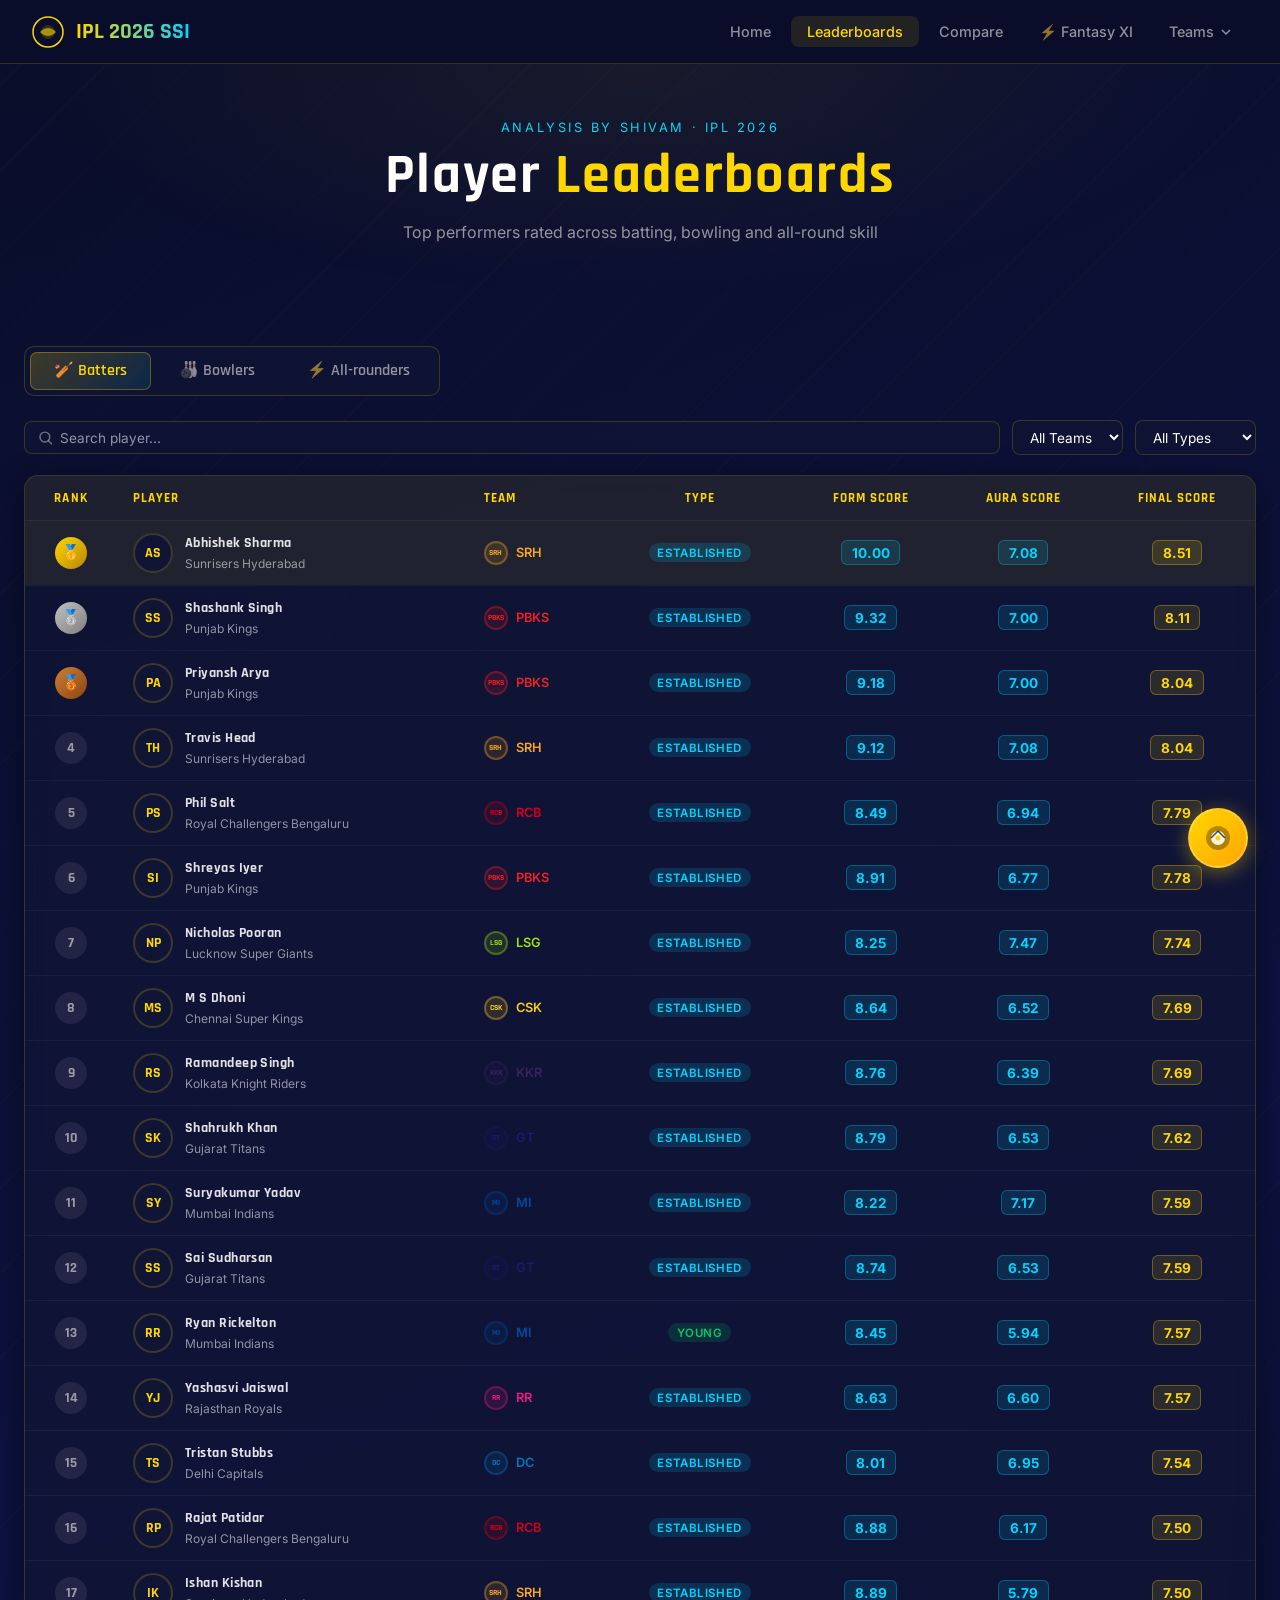
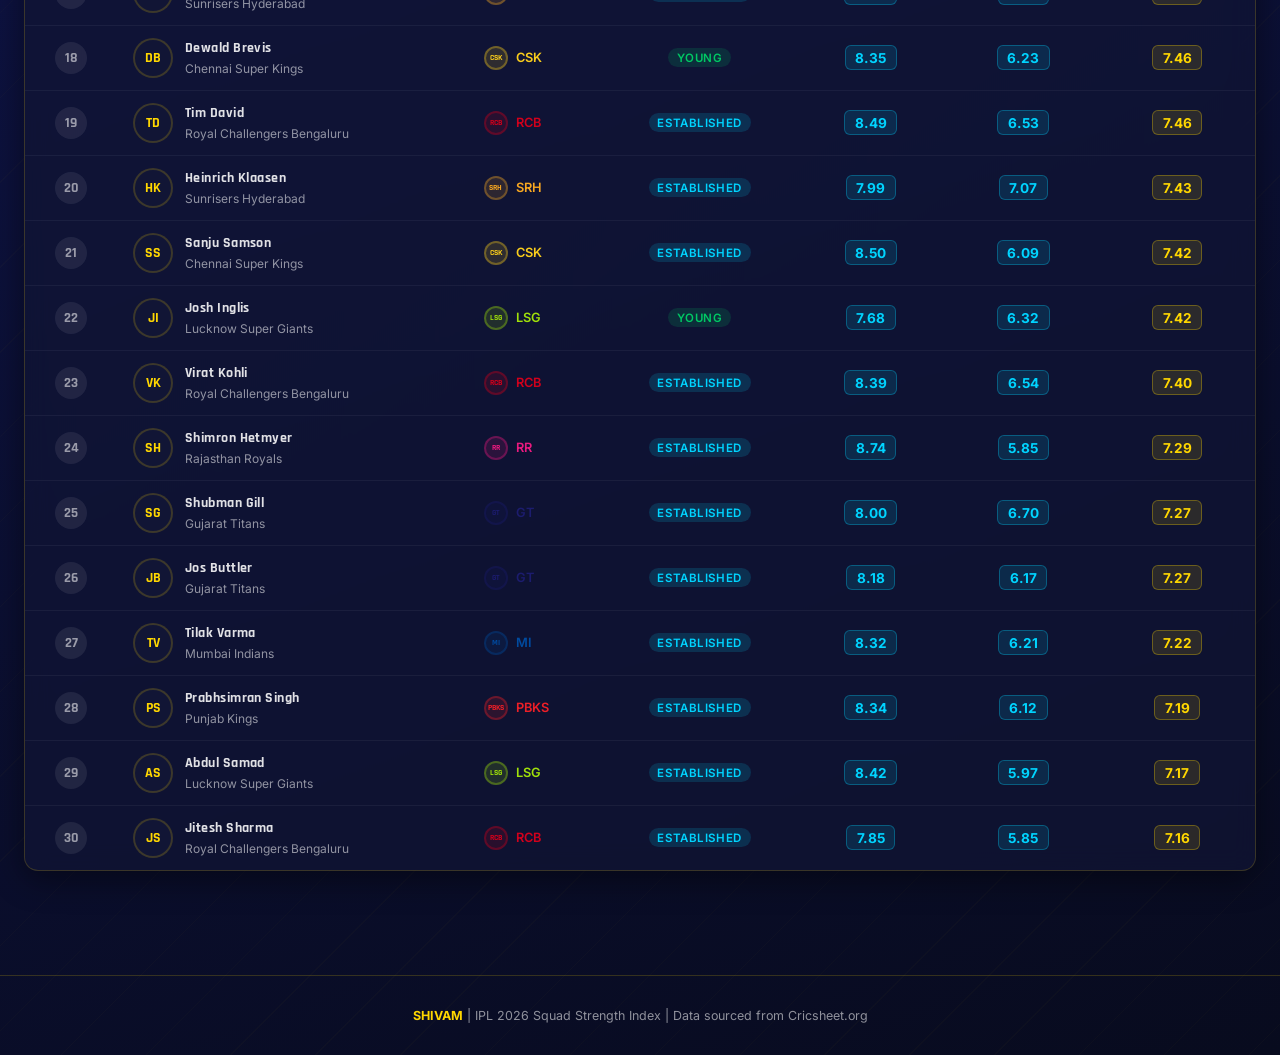
<file: docs/leaderboards.html>
<!DOCTYPE html>
<html lang="en">
<head>
  <meta charset="UTF-8"/>
  <meta name="viewport" content="width=device-width, initial-scale=1.0"/>
  <title>Player Leaderboards — IPL 2026 Squad Strength Index</title>
  <meta name="description" content="Top batters, bowlers and all-rounders across all IPL 2026 franchises — Analysis by SHIVAM."/>
  <link rel="stylesheet" href="style.css"/>
  <style>
    .player-row td { vertical-align: middle; }
    .player-name-cell { display:flex; align-items:center; gap:0.75rem; }
    .player-name-text h4 { font-size:0.9rem; margin-bottom:0.15rem; }
    .player-name-text span { font-size:0.75rem; color:var(--muted); }
  </style>
</head>
<body>

<div id="navbar-root"></div>

<div class="hero fade-in" style="padding:3.5rem 2rem 2rem">
  <p class="hero-eyebrow">Analysis by SHIVAM · IPL 2026</p>
  <h1 class="hero-title">Player <span>Leaderboards</span></h1>
  <p class="hero-subtitle">Top performers rated across batting, bowling and all-round skill</p>
</div>

<main class="container">
  <section>
    <!-- Tabs -->
    <div class="tab-bar">
      <button class="tab-btn active" data-tab="batters" id="tab-batters">🏏 Batters</button>
      <button class="tab-btn" data-tab="bowlers"  id="tab-bowlers">🎳 Bowlers</button>
      <button class="tab-btn" data-tab="allrounders" id="tab-allrounders">⚡ All-rounders</button>
    </div>

    <!-- Controls -->
    <div class="controls-bar">
      <div class="search-box">
        <svg width="14" height="14" viewBox="0 0 14 14" fill="none">
          <circle cx="6" cy="6" r="5" stroke="rgba(255,255,255,0.4)" stroke-width="1.5"/>
          <path d="M10 10l3 3" stroke="rgba(255,255,255,0.4)" stroke-width="1.5" stroke-linecap="round"/>
        </svg>
        <input id="player-search" type="text" placeholder="Search player..."/>
      </div>
      <select id="filter-team">
        <option value="">All Teams</option>
        <option value="CSK">CSK</option><option value="MI">MI</option>
        <option value="KKR">KKR</option><option value="RCB">RCB</option>
        <option value="PBKS">PBKS</option><option value="GT">GT</option>
        <option value="RR">RR</option><option value="SRH">SRH</option>
        <option value="LSG">LSG</option><option value="DC">DC</option>
      </select>
      <select id="filter-type">
        <option value="">All Types</option>
        <option value="established">Established</option>
        <option value="young_established">Young</option>
        <option value="debutant">Debutant</option>
        <option value="low_exp">Low Exp</option>
        <option value="inactive">Inactive</option>
      </select>
    </div>

    <!-- Leaderboard tables (one shown at a time) -->
    <div id="leaderboard-batters" class="data-table-wrap glass-card">
      <table id="bat-table">
        <thead>
          <tr>
            <th>Rank</th>
            <th>Player</th>
            <th data-col="team">Team</th>
            <th>Type</th>
            <th data-col="bat_form_norm">Form Score</th>
            <th data-col="bat_aura_norm">Aura Score</th>
            <th data-col="batter_score">Final Score</th>
          </tr>
        </thead>
        <tbody id="bat-tbody">
          <tr><td colspan="7" style="text-align:center;padding:2rem;"><div class="spinner"></div></td></tr>
        </tbody>
      </table>
    </div>

    <div id="leaderboard-bowlers" class="data-table-wrap glass-card" style="display:none">
      <table id="bowl-table">
        <thead>
          <tr>
            <th>Rank</th>
            <th>Player</th>
            <th data-col="team">Team</th>
            <th>Type</th>
            <th data-col="bowl_form_norm">Form Score</th>
            <th data-col="bowl_aura_norm">Aura Score</th>
            <th data-col="bowler_score">Final Score</th>
          </tr>
        </thead>
        <tbody id="bowl-tbody">
          <tr><td colspan="7"><div class="spinner"></div></td></tr>
        </tbody>
      </table>
    </div>

    <div id="leaderboard-allrounders" class="data-table-wrap glass-card" style="display:none">
      <table id="ar-table">
        <thead>
          <tr>
            <th>Rank</th>
            <th>Player</th>
            <th data-col="team">Team</th>
            <th>AR Type</th>
            <th data-col="ar_bat_component">Bat Component</th>
            <th data-col="ar_bowl_component">Bowl Component</th>
            <th data-col="ar_score">Final Score</th>
          </tr>
        </thead>
        <tbody id="ar-tbody">
          <tr><td colspan="7"><div class="spinner"></div></td></tr>
        </tbody>
      </table>
    </div>
  </section>
</main>

<div id="footer-root"></div>
<script src="app.js"></script>
<script src="babujr.js"></script>
<script>
(async () => {
  document.getElementById('navbar-root').innerHTML = buildNavbar('lead');
  const { teams, players } = await loadData();
  populateTeamNavMenu(teams);
  document.getElementById('footer-root').innerHTML = buildFooter();

  const batters     = players.filter(p => ['batter','keeper'].includes(p.role));
  const bowlers     = players.filter(p => p.role === 'bowler');
  const allrounders = players.filter(p => p.role === 'allrounder');

  let activeTab = 'batters';

  function playerRow(p, rank, scoreKey, formKey, auraKey, isAR=false) {
    const color = TEAM_COLORS[p.team] || '#FFD700';
    if (!isAR) {
      return `<tr class="player-row">
        <td>${rankBadge(rank)}</td>
        <td>
          <div class="player-name-cell">
            ${avatarHTML(p, 40)}
            <div class="player-name-text">
              <h4>${p.player_name}</h4>
              <span>${TEAM_FULL[p.team]||p.team}</span>
            </div>
          </div>
        </td>
        <td>
          <div style="display:flex;align-items:center;gap:0.5rem;">
            ${teamLogoHTML(p.team, 24)}
            <span style="color:${color};font-weight:600;font-size:0.8rem;">${p.team}</span>
          </div>
        </td>
        <td>${typePill(p.player_type)}</td>
        <td>${scoreBadge(p[formKey])}</td>
        <td>${scoreBadge(p[auraKey])}</td>
        <td>${scoreBadge(p[scoreKey], true)}</td>
      </tr>`;
    } else {
      const arLabel = {batting:'⚔ Bat AR',bowling:'🎳 Bowl AR',balanced:'⚖ Balanced'}[p.ar_type]||p.ar_type;
      return `<tr class="player-row">
        <td>${rankBadge(rank)}</td>
        <td>
          <div class="player-name-cell">
            ${avatarHTML(p, 40)}
            <div class="player-name-text"><h4>${p.player_name}</h4><span>${TEAM_FULL[p.team]||p.team}</span></div>
          </div>
        </td>
        <td>
          <div style="display:flex;align-items:center;gap:0.5rem;">
            ${teamLogoHTML(p.team, 24)}
            <span style="color:${color};font-weight:600;font-size:0.8rem;">${p.team}</span>
          </div>
        </td>
        <td><span class="type-pill established">${arLabel}</span></td>
        <td>${scoreBadge(p.ar_bat_component)}</td>
        <td>${scoreBadge(p.ar_bowl_component)}</td>
        <td>${scoreBadge(p.ar_score, true)}</td>
      </tr>`;
    }
  }

  function getFiltered(pool) {
    const search = document.getElementById('player-search').value.toLowerCase();
    const team   = document.getElementById('filter-team').value;
    const type   = document.getElementById('filter-type').value;
    return pool
      .filter(p => p.player_name.toLowerCase().includes(search))
      .filter(p => !team || p.team === team)
      .filter(p => !type || p.player_type === type);
  }

  function renderBatters() {
    const data = getFiltered(batters).sort((a,b) => b.batter_score - a.batter_score);
    document.getElementById('bat-tbody').innerHTML = data.slice(0,30).map((p,i) =>
      playerRow(p, i+1, 'batter_score', 'bat_form_norm', 'bat_aura_norm')
    ).join('') || '<tr><td colspan="7" style="text-align:center;color:var(--muted);padding:1.5rem">No results</td></tr>';
  }
  function renderBowlers() {
    const data = getFiltered(bowlers).sort((a,b) => b.bowler_score - a.bowler_score);
    document.getElementById('bowl-tbody').innerHTML = data.slice(0,30).map((p,i) =>
      playerRow(p, i+1, 'bowler_score', 'bowl_form_norm', 'bowl_aura_norm')
    ).join('') || '<tr><td colspan="7" style="text-align:center;color:var(--muted);padding:1.5rem">No results</td></tr>';
  }
  function renderAllrounders() {
    const data = getFiltered(allrounders).sort((a,b) => b.ar_score - a.ar_score);
    document.getElementById('ar-tbody').innerHTML = data.slice(0,30).map((p,i) =>
      playerRow(p, i+1, 'ar_score', 'bat_form_norm', 'bat_aura_norm', true)
    ).join('') || '<tr><td colspan="7" style="text-align:center;color:var(--muted);padding:1.5rem">No results</td></tr>';
  }

  function switchTab(tab) {
    activeTab = tab;
    document.querySelectorAll('.tab-btn').forEach(b => b.classList.toggle('active', b.dataset.tab === tab));
    document.getElementById('leaderboard-batters').style.display    = tab==='batters'     ? '' : 'none';
    document.getElementById('leaderboard-bowlers').style.display    = tab==='bowlers'     ? '' : 'none';
    document.getElementById('leaderboard-allrounders').style.display= tab==='allrounders' ? '' : 'none';
    if (tab==='batters')     renderBatters();
    if (tab==='bowlers')     renderBowlers();
    if (tab==='allrounders') renderAllrounders();
  }

  document.querySelectorAll('.tab-btn').forEach(b => b.addEventListener('click', () => switchTab(b.dataset.tab)));
  ['player-search','filter-team','filter-type'].forEach(id => {
    document.getElementById(id).addEventListener('input', () => {
      if (activeTab==='batters')     renderBatters();
      if (activeTab==='bowlers')     renderBowlers();
      if (activeTab==='allrounders') renderAllrounders();
    });
    document.getElementById(id).addEventListener('change', () => {
      if (activeTab==='batters')     renderBatters();
      if (activeTab==='bowlers')     renderBowlers();
      if (activeTab==='allrounders') renderAllrounders();
    });
  });

  switchTab('batters');
})();
</script>
</body>
</html>
</file>
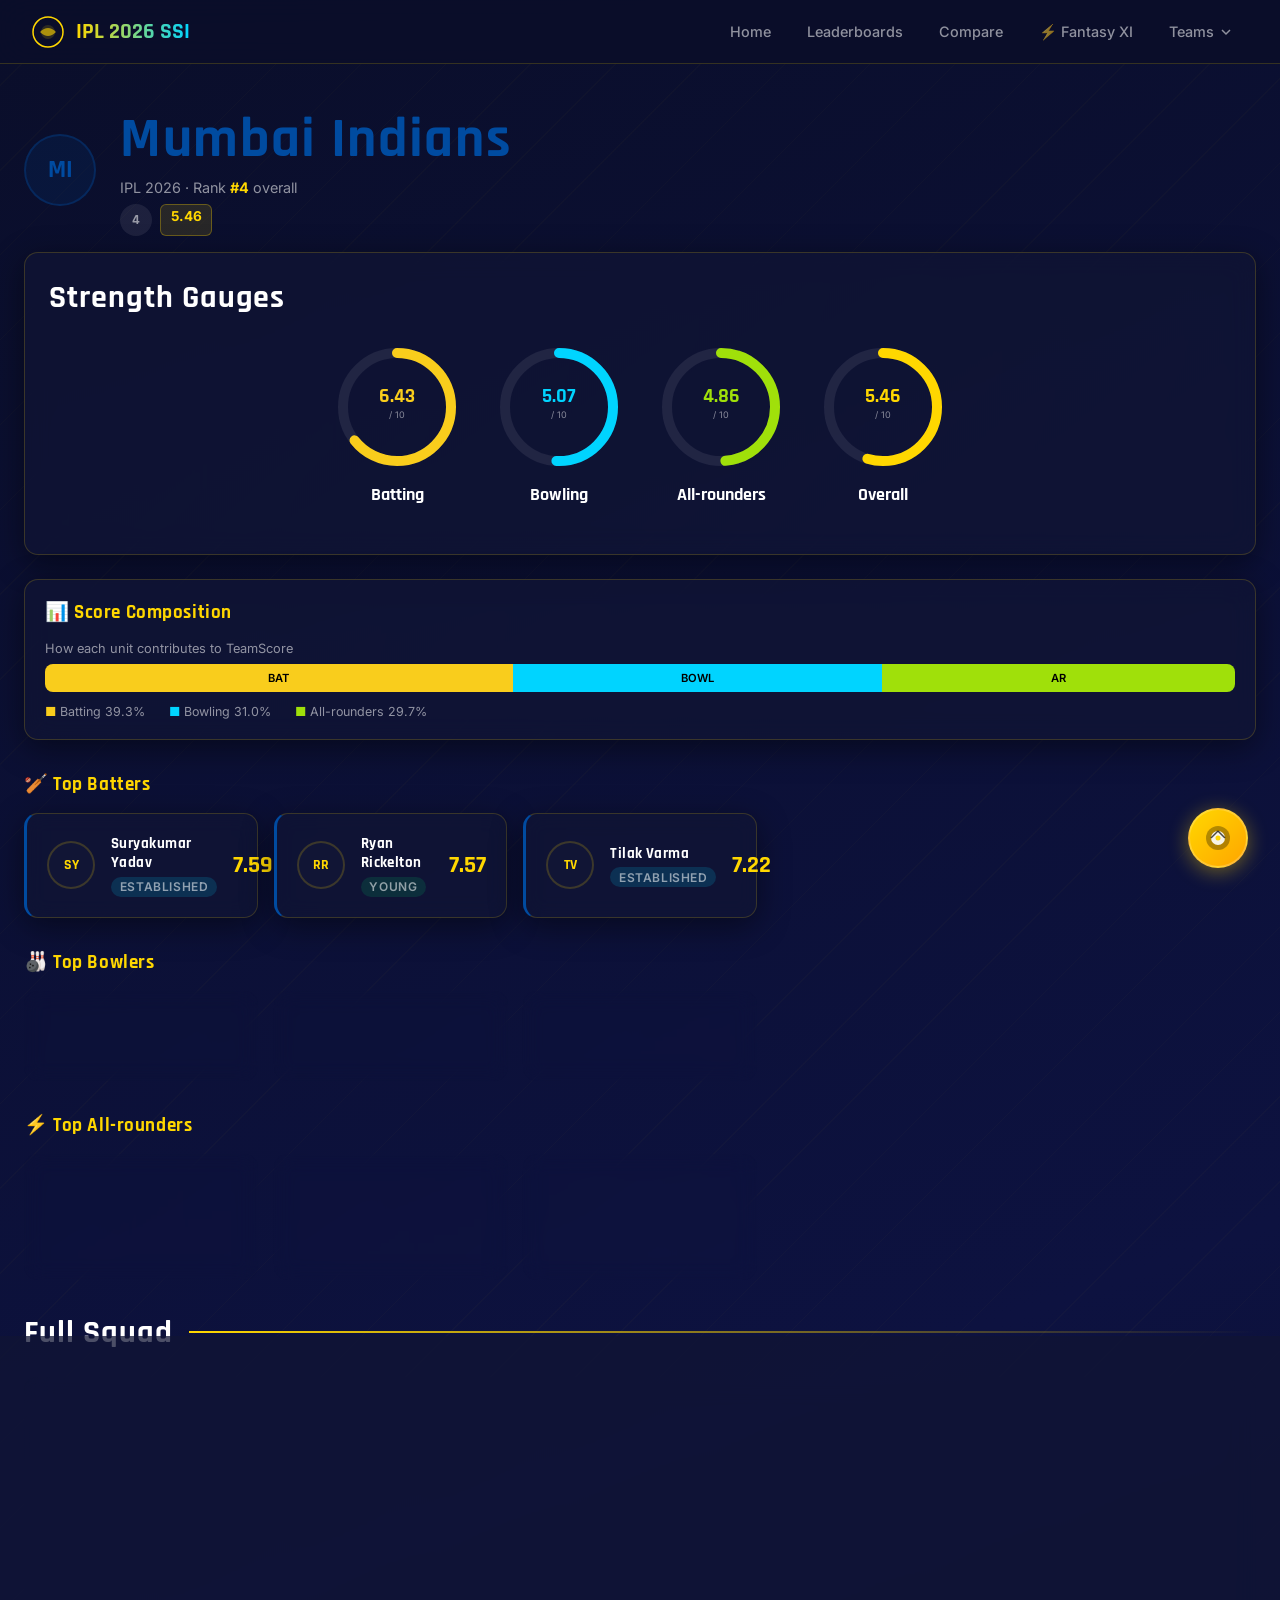
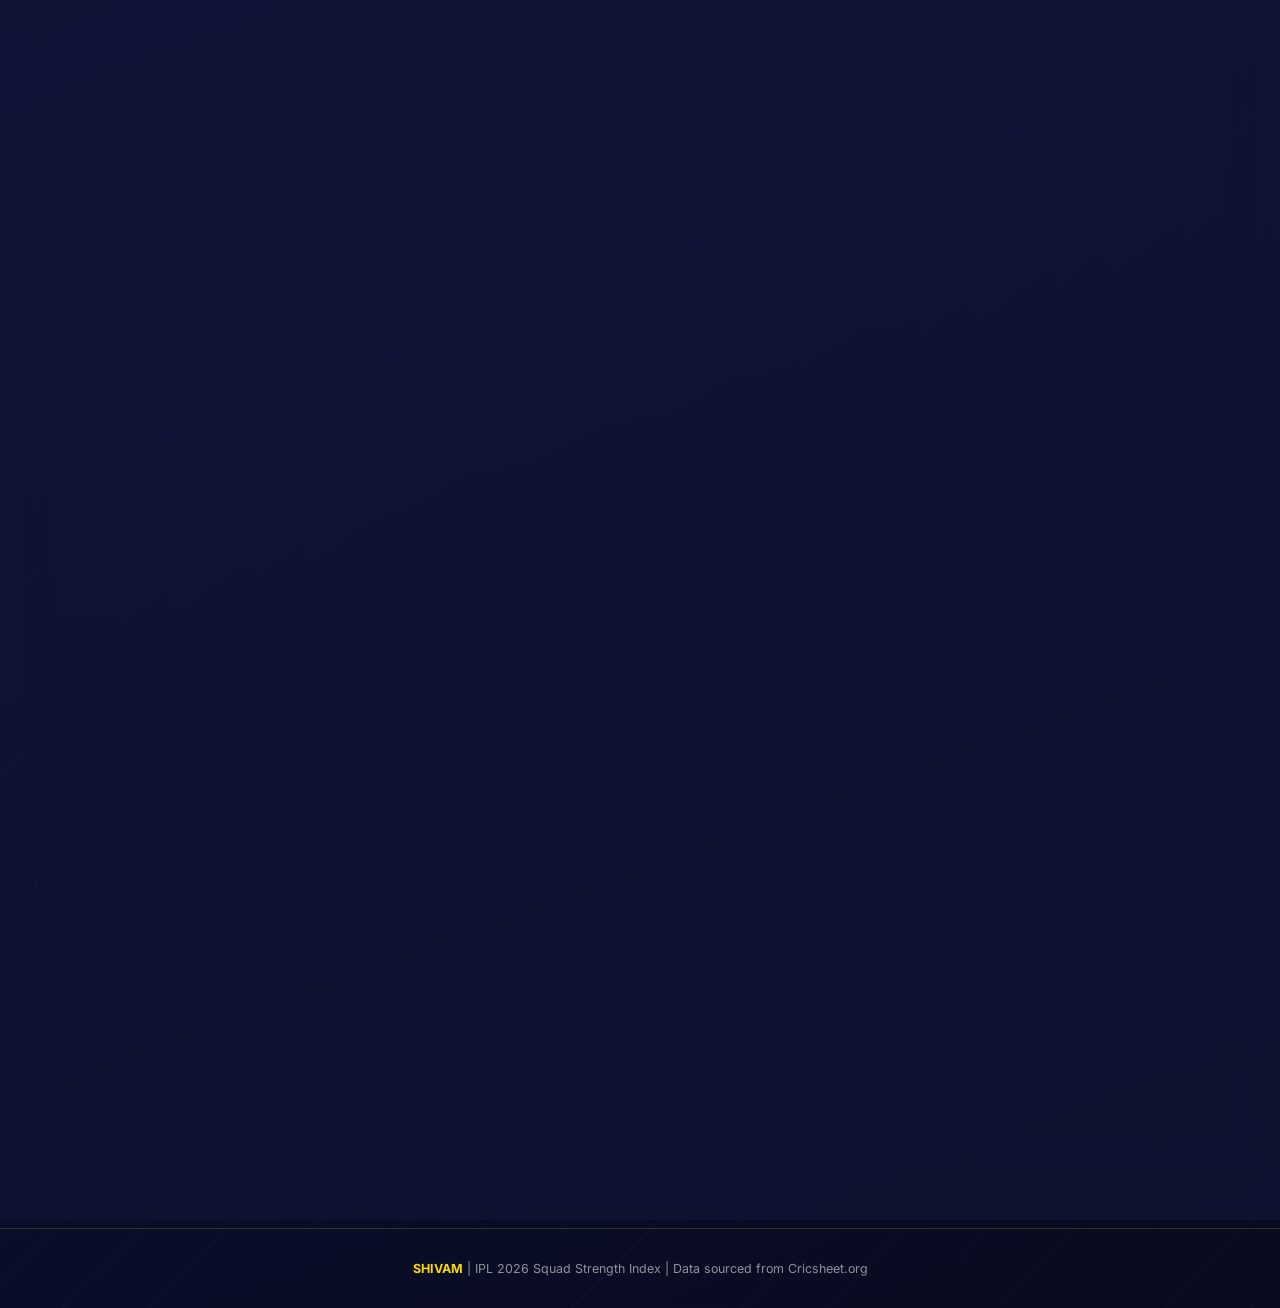
<file: docs/team.html>
<!DOCTYPE html>
<html lang="en">
<head>
  <meta charset="UTF-8"/>
  <meta name="viewport" content="width=device-width, initial-scale=1.0"/>
  <title>Team Deep Dive — IPL 2026 Squad Strength Index</title>
  <meta name="description" content="Full squad breakdown for any IPL 2026 team with animated gauges, player cards, and stacked bar charts — Analysis by SHIVAM."/>
  <link rel="stylesheet" href="style.css"/>
  <style>
    .team-hero { display:flex; align-items:center; gap:1.5rem; padding:2.5rem 0 1rem; flex-wrap:wrap; }
    .team-hero-info h1 { margin-bottom: 0.25rem; }
    .team-hero-info p  { color: var(--muted); font-size: 0.9rem; }
    .role-section { margin-top: 2rem; }
    .role-section h3 { font-family:'Rajdhani',sans-serif; font-size:1.2rem; margin-bottom:1rem; color:var(--gold); }
    .full-squad-table tbody tr { cursor: default; }
  </style>
</head>
<body>
<div id="navbar-root"></div>

<main class="container">
  <div id="page-content">
    <div style="text-align:center;padding:5rem"><div class="spinner"></div></div>
  </div>
</main>

<div id="footer-root"></div>
<script src="app.js"></script>
<script src="babujr.js"></script>
<script>
(async () => {
  document.getElementById('navbar-root').innerHTML = buildNavbar('');
  const { teams, players, squads } = await loadData();
  populateTeamNavMenu(teams);
  document.getElementById('footer-root').innerHTML = buildFooter();

  const teamId = getParam('team') || 'MI';
  const teamData  = teams.find(t => t.team === teamId);
  const squadList = squads[teamId] || [];
  const teamPlayers = players.filter(p => p.team === teamId);

  if (!teamData) {
    document.getElementById('page-content').innerHTML =
      '<p style="color:var(--muted);padding:3rem;text-align:center">Team not found.</p>';
    return;
  }

  const color = TEAM_COLORS[teamId] || '#FFD700';
  const maxScore = Math.max(...teams.map(t=>t.team_score));

  // ── Gauge SVG ────────────────────────────────────────────────────────
  function gaugeRing(label, value, color, max=10) {
    const r = 54, circum = 2*Math.PI*r;
    const pct = Math.min(value/max, 1);
    const dash = pct * circum;
    return `<div class="gauge-wrap">
      <svg class="gauge-svg" width="130" height="130" viewBox="0 0 130 130">
        <circle cx="65" cy="65" r="${r}" stroke="rgba(255,255,255,0.08)" stroke-width="10" fill="none"/>
        <circle class="gauge-circle" cx="65" cy="65" r="${r}"
          stroke="${color}" stroke-width="10" fill="none"
          stroke-dasharray="${dash.toFixed(2)} ${circum.toFixed(2)}"
          stroke-linecap="round"/>
        <text x="65" y="60" text-anchor="middle" fill="${color}"
          font-family="Rajdhani,sans-serif" font-weight="700" font-size="20"
          transform="rotate(90,65,65)">${value.toFixed(2)}</text>
        <text x="65" y="76" text-anchor="middle" fill="rgba(255,255,255,0.5)"
          font-family="Inter,sans-serif" font-size="9"
          transform="rotate(90,65,65)">/ 10</text>
      </svg>
      <div class="gauge-label">${label}</div>
    </div>`;
  }

  // ── Stacked bar chart ────────────────────────────────────────────────
  function stackedBar(bat, bowl, ar) {
    const total = bat + bowl + ar || 1;
    const bPct  = (bat  / total * 100).toFixed(1);
    const wPct  = (bowl / total * 100).toFixed(1);
    const aPct  = (ar   / total * 100).toFixed(1);
    return `<div class="stacked-bar-wrap glass-card" style="padding:1.25rem">
      <h3 style="font-family:Rajdhani,sans-serif;color:var(--gold);margin-bottom:1rem">📊 Score Composition</h3>
      <div class="stacked-bar-label">How each unit contributes to TeamScore</div>
      <div class="stacked-bar" style="margin-top:0.5rem">
        <div class="stacked-segment" style="width:${bPct}%;background:#F9CD1C;color:#000" title="Batting ${bPct}%">
          ${bPct>10?'BAT':''}
        </div>
        <div class="stacked-segment" style="width:${wPct}%;background:#00D4FF;color:#000" title="Bowling ${wPct}%">
          ${wPct>10?'BOWL':''}
        </div>
        <div class="stacked-segment" style="width:${aPct}%;background:#A0E00A;color:#000" title="AR ${aPct}%">
          ${aPct>10?'AR':''}
        </div>
      </div>
      <div style="display:flex;gap:1.5rem;margin-top:0.75rem;font-size:0.78rem;color:var(--muted)">
        <div><span style="color:#F9CD1C">■</span> Batting ${bPct}%</div>
        <div><span style="color:#00D4FF">■</span> Bowling ${wPct}%</div>
        <div><span style="color:#A0E00A">■</span> All-rounders ${aPct}%</div>
      </div>
    </div>`;
  }

  // ── Feature cards (top 3 per role) ───────────────────────────────────
  function top3Cards(pool, scoreKey) {
    const sorted = [...pool].sort((a,b) => b[scoreKey]-a[scoreKey]).slice(0,3);
    return `<div class="feature-cards staggered">
      ${sorted.map((p,i) => `
        <div class="feature-card glass-card" style="border-left:3px solid ${TEAM_COLORS[p.team]||color}">
          ${avatarHTML(p, 48)}
          <div class="fc-info">
            <h4>${p.player_name}</h4>
            <span>${typePill(p.player_type)} ${p.ar_type && p.ar_type!=='N/A' ? `<span class="type-pill established">${p.ar_type}</span>` : ''}</span>
          </div>
          <div class="fc-score counter" data-val="${+p[scoreKey]||0}" data-dec="2">${(+p[scoreKey]||0).toFixed(2)}</div>
        </div>`).join('')}
    </div>`;
  }

  // ── Full squad table ──────────────────────────────────────────────────
  function squadTable(players) {
    return `<div class="data-table-wrap glass-card full-squad-table" style="margin-top:1rem">
      <table>
        <thead><tr>
          <th>Player</th><th>Role</th><th>Type</th>
          <th>Form</th><th>Aura</th><th>Score</th>
        </tr></thead>
        <tbody>
          ${players.sort((a,b)=>b.final_score-a.final_score).map(p => {
            const sKey = p.role==='bowler'?'bowler_score':p.role==='allrounder'?'ar_score':'batter_score';
            const fKey = p.role==='bowler'?'bowl_form_norm':'bat_form_norm';
            const aKey = p.role==='bowler'?'bowl_aura_norm':'bat_aura_norm';
            return `<tr>
              <td>
                <div style="display:flex;align-items:center;gap:0.6rem">
                  ${avatarHTML(p,36)}
                  <span>${p.player_name}</span>
                </div>
              </td>
              <td style="text-transform:capitalize">${p.role}</td>
              <td>${typePill(p.player_type)}</td>
              <td>${scoreBadge(p[fKey])}</td>
              <td>${scoreBadge(p[aKey])}</td>
              <td>${scoreBadge(p[sKey], true)}</td>
            </tr>`;
          }).join('')}
        </tbody>
      </table>
    </div>`;
  }

  // ── Assemble page ─────────────────────────────────────────────────────
  const batters     = teamPlayers.filter(p => ['batter','keeper'].includes(p.role));
  const bowlers     = teamPlayers.filter(p => p.role==='bowler');
  const allrounders = teamPlayers.filter(p => p.role==='allrounder');

  document.getElementById('page-content').innerHTML = `
    <!-- Team Hero -->
    <div class="team-hero fade-in">
      ${teamLogoHTML(teamId, 72)}
      <div class="team-hero-info">
        <h1 style="color:${color}">${TEAM_FULL[teamId]||teamId}</h1>
        <p>IPL 2026 · Rank <strong style="color:var(--gold)">#${teamData.rank}</strong> overall</p>
        <div style="display:flex;gap:0.5rem;margin-top:0.5rem">
          ${rankBadge(teamData.rank)}
          ${scoreBadge(teamData.team_score, true)}
        </div>
      </div>
    </div>

    <!-- Gauges -->
    <div class="glass-card" style="padding:1.5rem;margin-bottom:1.5rem">
      <h2 style="font-family:Rajdhani,sans-serif;margin-bottom:1.25rem">Strength Gauges</h2>
      <div class="gauge-row">
        ${gaugeRing('Batting',          teamData.bat_avg,  '#F9CD1C')}
        ${gaugeRing('Bowling',          teamData.bowl_avg, '#00D4FF')}
        ${gaugeRing('All-rounders',     teamData.ar_avg,   '#A0E00A')}
        ${gaugeRing('Overall',          teamData.team_score,'#FFD700', Math.max(maxScore,10))}
      </div>
    </div>

    <!-- Stacked Bar -->
    ${stackedBar(teamData.bat_avg, teamData.bowl_avg, teamData.ar_avg)}

    <!-- Batters -->
    <div class="role-section">
      <h3>🏏 Top Batters</h3>
      ${top3Cards(batters, 'batter_score')}
    </div>

    <!-- Bowlers -->
    <div class="role-section">
      <h3>🎳 Top Bowlers</h3>
      ${top3Cards(bowlers, 'bowler_score')}
    </div>

    <!-- All-rounders -->
    <div class="role-section">
      <h3>⚡ Top All-rounders</h3>
      ${top3Cards(allrounders, 'ar_score')}
    </div>

    <!-- Full squad -->
    <div class="role-section">
      <div class="section-header">
        <h2>Full Squad</h2>
        <div class="accent-line"></div>
      </div>
      ${squadTable(teamPlayers)}
    </div>`;

  animateAllCounters();
  setupScrollAnimations();
})();
</script>
</body>
</html>
</file>
<file: docs/style.css>
/* ============================================================
   IPL 2026 Squad Strength Index — style.css
   Design: Deep navy base, gold/teal accents, glassmorphism cards
   Fonts: Rajdhani (headings), Inter (body) — Google Fonts
   ============================================================ */

/* ── Google Fonts ─────────────────────────────────────────── */
@import url('https://fonts.googleapis.com/css2?family=Rajdhani:wght@400;500;600;700&family=Inter:wght@300;400;500;600&display=swap');

/* ── CSS Variables ────────────────────────────────────────── */
:root {
  --navy:       #0A0E2A;
  --navy-mid:   #111535;
  --navy-card:  rgba(17,21,53,0.75);
  --gold:       #FFD700;
  --gold-dim:   #B8980A;
  --teal:       #00D4FF;
  --teal-dim:   #0099BB;
  --white:      #FFFFFF;
  --muted:      rgba(255,255,255,0.55);
  --border:     rgba(255,215,0,0.18);
  --radius:     14px;
  --shadow:     0 8px 32px rgba(0,0,0,0.45);
  --transition: 0.25s ease;

  /* Team colours */
  --csk:  #F9CD1C; --mi:  #004BA0; --kkr: #3A225D;
  --rcb:  #D1001C; --pbks:#ED1F27; --gt:  #1C1C6E;
  --rr:   #EA1A7F; --srh: #F7A721; --lsg: #A0E00A;
  --dc:   #0078BC;
}

/* ── Reset & Base ─────────────────────────────────────────── */
*, *::before, *::after { box-sizing: border-box; margin: 0; padding: 0; }

html { scroll-behavior: smooth; }

body {
  font-family: 'Inter', sans-serif;
  background-color: var(--navy);
  color: var(--white);
  min-height: 100vh;
  overflow-x: hidden;

  /* Diagonal gradient + faint cricket seam pattern */
  background-image:
    repeating-linear-gradient(
      135deg,
      rgba(255,215,0,0.018) 0px,
      rgba(255,215,0,0.018) 1px,
      transparent 1px,
      transparent 60px
    ),
    linear-gradient(160deg, #0A0E2A 0%, #0D1240 50%, #080B1E 100%);
}

a { color: inherit; text-decoration: none; }
ul { list-style: none; }
button { cursor: pointer; border: none; background: none; font-family: inherit; }
input, select { font-family: inherit; }

/* ── Scrollbar ────────────────────────────────────────────── */
::-webkit-scrollbar { width: 6px; }
::-webkit-scrollbar-track { background: var(--navy-mid); }
::-webkit-scrollbar-thumb { background: var(--gold-dim); border-radius: 3px; }

/* ── Typography ───────────────────────────────────────────── */
h1, h2, h3, h4, h5 {
  font-family: 'Rajdhani', sans-serif;
  font-weight: 700;
  letter-spacing: 0.03em;
}
h1 { font-size: clamp(2rem, 5vw, 3.5rem); }
h2 { font-size: clamp(1.4rem, 3vw, 2rem); }
h3 { font-size: 1.2rem; }

/* ── Navigation ───────────────────────────────────────────── */
.navbar {
  position: sticky;
  top: 0;
  z-index: 1000;
  display: flex;
  align-items: center;
  justify-content: space-between;
  padding: 0 2rem;
  height: 64px;
  background: rgba(10,14,42,0.9);
  backdrop-filter: blur(16px);
  border-bottom: 1px solid var(--border);
}

.navbar-brand {
  display: flex;
  align-items: center;
  gap: 0.75rem;
}
.navbar-brand .logo-text {
  font-family: 'Rajdhani', sans-serif;
  font-weight: 700;
  font-size: 1.4rem;
  background: linear-gradient(90deg, var(--gold), var(--teal));
  -webkit-background-clip: text;
  -webkit-text-fill-color: transparent;
  background-clip: text;
}

.navbar-links {
  display: flex;
  align-items: center;
  gap: 0.25rem;
}
.navbar-links a {
  padding: 0.45rem 1rem;
  border-radius: 8px;
  font-size: 0.9rem;
  font-weight: 500;
  color: var(--muted);
  transition: color var(--transition), background var(--transition);
}
.navbar-links a:hover, .navbar-links a.active {
  color: var(--gold);
  background: rgba(255,215,0,0.1);
}

.team-dropdown { position: relative; }
.team-dropdown-btn {
  display: flex;
  align-items: center;
  gap: 0.4rem;
  padding: 0.45rem 1rem;
  border-radius: 8px;
  font-size: 0.9rem;
  font-weight: 500;
  color: var(--muted);
  cursor: pointer;
  transition: color var(--transition), background var(--transition);
}
.team-dropdown-btn:hover { color: var(--gold); background: rgba(255,215,0,0.1); }
.team-dropdown-menu {
  display: none;
  position: absolute;
  top: calc(100% + 8px);
  right: 0;
  min-width: 200px;
  background: var(--navy-mid);
  border: 1px solid var(--border);
  border-radius: var(--radius);
  padding: 0.5rem;
  box-shadow: var(--shadow);
}
.team-dropdown:hover .team-dropdown-menu { display: block; }
.team-dropdown-menu a {
  display: block;
  padding: 0.5rem 0.75rem;
  border-radius: 8px;
  font-size: 0.85rem;
  color: var(--muted);
  transition: background var(--transition), color var(--transition);
}
.team-dropdown-menu a:hover { background: rgba(255,215,0,0.1); color: var(--gold); }

/* ── Hero Section ─────────────────────────────────────────── */
.hero {
  text-align: center;
  padding: 5rem 2rem 3rem;
  position: relative;
}
.hero::before {
  content: '';
  position: absolute;
  inset: 0;
  background: radial-gradient(ellipse at center top, rgba(255,215,0,0.06) 0%, transparent 70%);
  pointer-events: none;
}
.hero-eyebrow {
  font-size: 0.8rem;
  letter-spacing: 0.2em;
  text-transform: uppercase;
  color: var(--teal);
  margin-bottom: 0.75rem;
}
.hero-title {
  font-family: 'Rajdhani', sans-serif;
  font-weight: 700;
  line-height: 1.05;
  margin-bottom: 1rem;
}
.hero-title span { color: var(--gold); }
.hero-subtitle {
  font-size: 1rem;
  color: var(--muted);
  margin-bottom: 2rem;
}
.hero-subtitle em { color: var(--teal); font-style: normal; font-weight: 600; }

/* ── Glass Card ───────────────────────────────────────────── */
.glass-card {
  background: var(--navy-card);
  backdrop-filter: blur(12px);
  border: 1px solid var(--border);
  border-radius: var(--radius);
  box-shadow: var(--shadow);
  transition: transform var(--transition), box-shadow var(--transition);
}
.glass-card:hover {
  transform: translateY(-3px);
  box-shadow: 0 12px 40px rgba(255,215,0,0.12);
}

/* ── Container ────────────────────────────────────────────── */
.container {
  max-width: 1280px;
  margin: 0 auto;
  padding: 0 1.5rem;
}

/* ── Section header ───────────────────────────────────────── */
.section-header {
  display: flex;
  align-items: center;
  gap: 1rem;
  margin-bottom: 1.5rem;
}
.section-header h2 { font-family: 'Rajdhani', sans-serif; }
.section-header .accent-line {
  flex: 1;
  height: 2px;
  background: linear-gradient(90deg, var(--gold), transparent);
}
section { padding: 2.5rem 0; }

/* ── Controls bar ─────────────────────────────────────────── */
.controls-bar {
  display: flex;
  flex-wrap: wrap;
  gap: 0.75rem;
  align-items: center;
  margin-bottom: 1.25rem;
}
.controls-bar .search-box {
  display: flex;
  align-items: center;
  gap: 0.5rem;
  background: var(--navy-card);
  border: 1px solid var(--border);
  border-radius: 8px;
  padding: 0.45rem 0.85rem;
  flex: 1;
  min-width: 180px;
}
.controls-bar .search-box input {
  background: none;
  border: none;
  outline: none;
  color: var(--white);
  font-size: 0.85rem;
  width: 100%;
}
.controls-bar .search-box input::placeholder { color: var(--muted); }
.controls-bar select {
  background: var(--navy-card);
  border: 1px solid var(--border);
  border-radius: 8px;
  padding: 0.48rem 0.85rem;
  color: var(--white);
  font-size: 0.85rem;
  outline: none;
  cursor: pointer;
}
.sort-dropdown {
  background: var(--navy-card);
  border: 1px solid var(--border);
  border-radius: 8px;
  padding: 0.48rem 0.85rem;
  color: var(--white);
  font-size: 0.85rem;
  outline: none;
  cursor: pointer;
}

/* ── Data Table ───────────────────────────────────────────── */
.data-table-wrap {
  overflow-x: auto;
  border-radius: var(--radius);
  border: 1px solid var(--border);
}
table {
  width: 100%;
  border-collapse: collapse;
  font-size: 0.875rem;
}
thead th {
  background: rgba(255,215,0,0.07);
  padding: 0.85rem 1rem;
  text-align: center; /* Centered by default for numeric columns */
  font-family: 'Rajdhani', sans-serif;
  font-size: 0.8rem;
  letter-spacing: 0.08em;
  text-transform: uppercase;
  color: var(--gold);
  user-select: none;
  cursor: pointer;
  white-space: nowrap;
  transition: background var(--transition);
}
thead th:nth-child(2), thead th:nth-child(3) { 
  text-align: left; /* Keep Player/Team names left-aligned */
}
thead th:hover { background: rgba(255,215,0,0.14); }
thead th.sort-asc::after  { content: ' ▲'; color: var(--teal); }
thead th.sort-desc::after { content: ' ▼'; color: var(--teal); }
tbody tr {
  border-top: 1px solid rgba(255,255,255,0.05);
  transition: background var(--transition);
  cursor: default;
}
tbody tr:hover { background: rgba(255,215,0,0.05); }
tbody tr:first-child { background: rgba(255,215,0,0.08); }
tbody td { 
  padding: 0.75rem 1rem; 
  color: rgba(255,255,255,0.88); 
  vertical-align: middle; 
  text-align: center; /* Center badges under headers */
}
tbody td:nth-child(2), tbody td:nth-child(3) { 
  text-align: left; 
}
.team-name-bold { font-weight: 600; }

/* ── Rank Badge ───────────────────────────────────────────── */
.rank-badge {
  display: inline-flex;
  align-items: center;
  justify-content: center;
  width: 32px;
  height: 32px;
  border-radius: 50%;
  font-family: 'Rajdhani', sans-serif;
  font-weight: 700;
  font-size: 0.9rem;
  background: rgba(255,255,255,0.08);
  color: var(--muted);
}
.rank-badge.gold   { background: linear-gradient(135deg,#FFD700,#B8860B); color:#000; }
.rank-badge.silver { background: linear-gradient(135deg,#C0C0C0,#808080); color:#000; }
.rank-badge.bronze { background: linear-gradient(135deg,#CD7F32,#8B4513); color:#fff; }

/* ── Strength Bar ─────────────────────────────────────────── */
.strength-bar-wrap { display: flex; align-items: center; gap: 0.5rem; min-width: 120px; }
.strength-bar {
  flex: 1;
  height: 6px;
  background: rgba(255,255,255,0.1);
  border-radius: 3px;
  overflow: hidden;
}
.strength-bar-fill {
  height: 100%;
  border-radius: 3px;
  background: linear-gradient(90deg, var(--teal), var(--gold));
  transition: width 0.8s ease;
}
.strength-val { font-weight: 600; color: var(--gold); min-width: 38px; text-align: right; }

/* ── Score Badge ──────────────────────────────────────────── */
.score-badge {
  display: inline-block;
  padding: 0.2rem 0.6rem;
  border-radius: 6px;
  font-weight: 700;
  font-size: 0.85rem;
  background: rgba(0,212,255,0.12);
  color: var(--teal);
  border: 1px solid rgba(0,212,255,0.3);
}
.score-badge.gold-score {
  background: rgba(255,215,0,0.12);
  color: var(--gold);
  border-color: rgba(255,215,0,0.3);
}

/* ── Player Type Pill ─────────────────────────────────────── */
.type-pill {
  display: inline-block;
  padding: 0.15rem 0.55rem;
  border-radius: 20px;
  font-size: 0.72rem;
  font-weight: 600;
  text-transform: uppercase;
  letter-spacing: 0.05em;
}
.type-pill.established      { background:rgba(0,212,255,0.15); color:var(--teal); }
.type-pill.young_established{ background:rgba(0,200,100,0.15); color:#00C864; }
.type-pill.debutant         { background:rgba(255,215,0,0.15); color:var(--gold); }
.type-pill.low_exp          { background:rgba(255,165,0,0.15); color:#FFA500; }
.type-pill.inactive         { background:rgba(255,80,80,0.15); color:#FF5050; }

/* ── Team Logo / Avatar ───────────────────────────────────── */
.team-logo {
  width: 36px;
  height: 36px;
  border-radius: 50%;
  object-fit: contain;
  background: rgba(255,255,255,0.08);
  padding: 3px;
}
.player-avatar {
  width: 44px;
  height: 44px;
  border-radius: 50%;
  object-fit: cover;
  background: var(--navy-mid);
  border: 2px solid var(--border);
  display: flex;
  align-items: center;
  justify-content: center;
  font-family: 'Rajdhani', sans-serif;
  font-weight: 700;
  font-size: 0.9rem;
  color: var(--gold);
  overflow: hidden;
  flex-shrink: 0;
}
.player-avatar img { width: 100%; height: 100%; object-fit: cover; }

/* ── Tabs ─────────────────────────────────────────────────── */
.tab-bar {
  display: flex;
  gap: 0.25rem;
  background: var(--navy-card);
  border: 1px solid var(--border);
  border-radius: 10px;
  padding: 0.3rem;
  margin-bottom: 1.5rem;
  width: fit-content;
}
.tab-btn {
  padding: 0.55rem 1.5rem;
  border-radius: 7px;
  font-family: 'Rajdhani', sans-serif;
  font-size: 1rem;
  font-weight: 600;
  color: var(--muted);
  transition: all var(--transition);
}
.tab-btn.active {
  background: linear-gradient(135deg, rgba(255,215,0,0.2), rgba(0,212,255,0.1));
  color: var(--gold);
  box-shadow: inset 0 0 0 1px rgba(255,215,0,0.3);
}
.tab-btn:hover:not(.active) { color: var(--white); background: rgba(255,255,255,0.05); }

/* ── Gauge Rings (Team Deep Dive) ─────────────────────────── */
.gauge-row {
  display: flex;
  gap: 2rem;
  justify-content: center;
  flex-wrap: wrap;
  margin: 1.5rem 0;
}
.gauge-wrap {
  display: flex;
  flex-direction: column;
  align-items: center;
  gap: 0.75rem;
}
.gauge-svg { transform: rotate(-90deg); }
.gauge-circle { transition: stroke-dashoffset 1.2s cubic-bezier(0.4,0,0.2,1); }
.gauge-label {
  font-family: 'Rajdhani', sans-serif;
  font-weight: 700;
  font-size: 1.1rem;
  text-align: center;
  color: var(--white);
}
.gauge-sub { font-size: 0.75rem; color: var(--muted); }

/* ── Radar Chart Container ────────────────────────────────── */
#radar-canvas { display: block; margin: 0 auto; }

/* ── Compare Cards ────────────────────────────────────────── */
.compare-grid {
  display: grid;
  grid-template-columns: 1fr 1fr;
  gap: 1.5rem;
}
@media (max-width: 680px) { .compare-grid { grid-template-columns: 1fr; } }

.compare-card {
  padding: 1.75rem;
  border-radius: var(--radius);
  border: 1px solid var(--border);
  background: var(--navy-card);
  backdrop-filter: blur(12px);
}
.compare-card .player-header {
  display: flex;
  align-items: center;
  gap: 1rem;
  margin-bottom: 1.5rem;
}
.compare-card .player-info h3 { font-size: 1.2rem; margin-bottom: 0.2rem; }
.compare-card .player-info span { font-size: 0.8rem; color: var(--muted); }
.stat-row {
  display: flex;
  justify-content: space-between;
  align-items: center;
  padding: 0.5rem 0;
  border-bottom: 1px solid rgba(255,255,255,0.05);
}
.stat-row:last-child { border-bottom: none; }
.stat-label { font-size: 0.8rem; color: var(--muted); }
.stat-value { font-weight: 600; color: var(--white); }
.stat-value.highlight { color: var(--gold); }

/* Winner banner */
.winner-banner {
  text-align: center;
  padding: 1.5rem;
  border-radius: var(--radius);
  background: linear-gradient(135deg, rgba(255,215,0,0.12), rgba(0,212,255,0.06));
  border: 1px solid rgba(255,215,0,0.35);
  box-shadow: 0 0 30px rgba(255,215,0,0.15);
  margin-top: 1.5rem;
}
.winner-banner h3 { color: var(--gold); font-size: 1.4rem; }

/* ── Feature Cards (top-3 per role) ──────────────────────── */
.feature-cards {
  display: grid;
  grid-template-columns: repeat(auto-fill, minmax(220px, 1fr));
  gap: 1rem;
  margin-bottom: 1.75rem;
}
.feature-card {
  padding: 1.25rem;
  border-radius: var(--radius);
  border: 1px solid var(--border);
  background: var(--navy-card);
  backdrop-filter: blur(10px);
  display: flex;
  align-items: center;
  gap: 1rem;
  transition: transform var(--transition), box-shadow var(--transition);
}
.feature-card:hover {
  transform: translateY(-2px);
  box-shadow: 0 8px 24px rgba(255,215,0,0.1);
}
.feature-card .fc-info h4 { font-size: 0.95rem; margin-bottom: 0.2rem; }
.feature-card .fc-info span { font-size: 0.75rem; color: var(--muted); }
.feature-card .fc-score {
  margin-left: auto;
  font-family: 'Rajdhani', sans-serif;
  font-size: 1.5rem;
  font-weight: 700;
  color: var(--gold);
}

/* ── Stacked bar chart ────────────────────────────────────── */
.stacked-bar-wrap { margin: 1.5rem 0; }
.stacked-bar-label { font-size: 0.8rem; color: var(--muted); margin-bottom: 0.5rem; }
.stacked-bar {
  display: flex;
  height: 28px;
  border-radius: 8px;
  overflow: hidden;
  background: rgba(255,255,255,0.05);
}
.stacked-segment {
  display: flex;
  align-items: center;
  justify-content: center;
  font-size: 0.7rem;
  font-weight: 600;
  transition: width 0.9s ease;
  overflow: hidden;
}

/* ── Animations ───────────────────────────────────────────── */
@keyframes fadeIn {
  from { opacity: 0; transform: translateY(16px); }
  to   { opacity: 1; transform: translateY(0); }
}
@keyframes slideUp {
  from { opacity: 0; transform: translateY(30px); }
  to   { opacity: 1; transform: translateY(0); }
}
@keyframes pulse-gold {
  0%, 100% { box-shadow: 0 0 0 0 rgba(255,215,0,0.5); }
  50%       { box-shadow: 0 0 0 10px rgba(255,215,0,0); }
}
@keyframes spin { to { transform: rotate(360deg); } }
@keyframes countUp { from { opacity:0; } to { opacity:1; } }

.fade-in    { animation: fadeIn  0.6s ease forwards; }
.slide-up   { animation: slideUp 0.5s ease forwards; }

/* Staggered children */
.staggered > * { opacity: 0; animation: slideUp 0.5s ease forwards; }
.staggered > *:nth-child(1) { animation-delay: 0.05s; }
.staggered > *:nth-child(2) { animation-delay: 0.10s; }
.staggered > *:nth-child(3) { animation-delay: 0.15s; }
.staggered > *:nth-child(4) { animation-delay: 0.20s; }
.staggered > *:nth-child(5) { animation-delay: 0.25s; }
.staggered > *:nth-child(6) { animation-delay: 0.30s; }
.staggered > *:nth-child(7) { animation-delay: 0.35s; }
.staggered > *:nth-child(8) { animation-delay: 0.40s; }
.staggered > *:nth-child(9) { animation-delay: 0.45s; }
.staggered > *:nth-child(10){ animation-delay: 0.50s; }

/* ── Footer ───────────────────────────────────────────────── */
footer {
  text-align: center;
  padding: 2rem;
  font-size: 0.78rem;
  color: var(--muted);
  border-top: 1px solid var(--border);
  margin-top: 4rem;
}
footer strong { color: var(--gold); }

/* ── Slider filter ────────────────────────────────────────── */
.slider-wrap {
  display: flex;
  align-items: center;
  gap: 0.5rem;
  font-size: 0.8rem;
  color: var(--muted);
}
input[type="range"] { accent-color: var(--gold); cursor: pointer; }

/* ── Loading spinner ──────────────────────────────────────── */
.spinner {
  width: 36px; height: 36px;
  border: 3px solid rgba(255,215,0,0.2);
  border-top-color: var(--gold);
  border-radius: 50%;
  animation: spin 0.8s linear infinite;
  margin: 3rem auto;
}

/* ── BABUJR Chat ──────────────────────────────────────────── */
#babujr-btn {
  position: fixed;
  bottom: 2rem;
  right: 2rem;
  width: 60px;
  height: 60px;
  border-radius: 50%;
  background: linear-gradient(135deg, var(--gold), #FFA500);
  display: flex;
  align-items: center;
  justify-content: center;
  cursor: pointer;
  z-index: 9000;
  box-shadow: 0 4px 20px rgba(255,215,0,0.4);
  animation: pulse-gold 2.5s ease-in-out infinite;
  transition: transform var(--transition);
  border: 2px solid rgba(255,255,255,0.2);
}
#babujr-btn:hover { transform: scale(1.08); }
#babujr-btn svg { width: 28px; height: 28px; }
#babujr-btn.opened { animation: none; }

#babujr-panel {
  position: fixed;
  bottom: 6rem;
  right: 2rem;
  width: 380px;
  height: 520px;
  background: rgba(10,14,42,0.97);
  backdrop-filter: blur(20px);
  border: 1px solid var(--border);
  border-radius: 18px;
  display: flex;
  flex-direction: column;
  z-index: 8999;
  box-shadow: 0 16px 60px rgba(0,0,0,0.6), 0 0 0 1px rgba(255,215,0,0.1);
  transform: scale(0.85) translateY(20px);
  opacity: 0;
  pointer-events: none;
  transition: all 0.3s cubic-bezier(0.34,1.56,0.64,1);
  overflow: hidden;
}
#babujr-panel.open {
  transform: scale(1) translateY(0);
  opacity: 1;
  pointer-events: all;
}
@media (max-width: 480px) {
  #babujr-panel { width: 100vw; height: 100dvh; bottom: 0; right: 0; border-radius: 0; }
  #babujr-btn   { bottom: 1.25rem; right: 1.25rem; }
}

.babujr-header {
  display: flex;
  align-items: center;
  gap: 0.75rem;
  padding: 1rem 1.25rem;
  border-bottom: 1px solid var(--border);
  background: rgba(255,215,0,0.05);
}
.babujr-avatar {
  width: 40px; height: 40px; border-radius: 50%;
  background: linear-gradient(135deg, #FFD700, #FF8C00);
  display: flex; align-items: center; justify-content: center;
  font-size: 1.2rem; flex-shrink: 0;
}
.babujr-header .info h4 {
  font-family:'Rajdhani',sans-serif; font-size:1rem; color:var(--gold);
}
.babujr-header .info span { font-size:0.72rem; color:var(--teal); }
.babujr-close {
  margin-left: auto;
  color: var(--muted);
  font-size: 1.2rem;
  cursor: pointer;
  transition: color var(--transition);
}
.babujr-close:hover { color: var(--white); }

#babujr-messages {
  flex: 1;
  overflow-y: auto;
  padding: 1rem;
  display: flex;
  flex-direction: column;
  gap: 0.75rem;
}
.msg {
  max-width: 85%;
  padding: 0.65rem 0.9rem;
  border-radius: 12px;
  font-size: 0.85rem;
  line-height: 1.5;
  animation: fadeIn 0.3s ease;
}
.msg.user {
  align-self: flex-end;
  background: var(--teal);
  color: #000;
  border-bottom-right-radius: 4px;
}
.msg.assistant {
  align-self: flex-start;
  background: var(--navy-mid);
  color: var(--white);
  border-left: 3px solid var(--gold);
  border-bottom-left-radius: 4px;
  display: flex;
  gap: 0.5rem;
}
.msg.assistant .msg-avatar {
  font-size: 0.9rem;
  flex-shrink: 0;
  margin-top: 1px;
}
.typing-indicator {
  display: flex; gap: 4px; align-items: center; padding: 0.4rem 0;
}
.typing-indicator span {
  width: 7px; height: 7px; border-radius: 50%;
  background: var(--gold); opacity: 0.6;
  animation: bounce 1.2s ease-in-out infinite;
}
.typing-indicator span:nth-child(2) { animation-delay: 0.2s; }
.typing-indicator span:nth-child(3) { animation-delay: 0.4s; }
@keyframes bounce {
  0%,80%,100% { transform: translateY(0); }
  40%          { transform: translateY(-6px); }
}

.chips-row {
  display: flex;
  flex-wrap: wrap;
  gap: 0.4rem;
  padding: 0.5rem 1rem;
}
.chip {
  padding: 0.3rem 0.75rem;
  border-radius: 20px;
  font-size: 0.75rem;
  border: 1px solid var(--border);
  color: var(--teal);
  cursor: pointer;
  transition: all var(--transition);
  white-space: nowrap;
}
.chip:hover { background: rgba(0,212,255,0.1); border-color: var(--teal); }

.babujr-input-row {
  display: flex;
  gap: 0.5rem;
  padding: 0.75rem 1rem;
  border-top: 1px solid var(--border);
}
#babujr-input {
  flex: 1;
  background: var(--navy-mid);
  border: 1px solid var(--border);
  border-radius: 10px;
  padding: 0.55rem 0.85rem;
  color: var(--white);
  font-size: 0.85rem;
  outline: none;
  transition: border-color var(--transition);
}
#babujr-input:focus { border-color: var(--gold); }
#babujr-send {
  width: 38px; height: 38px;
  border-radius: 10px;
  background: linear-gradient(135deg, var(--gold), #FFA500);
  color: #000;
  display: flex; align-items: center; justify-content: center;
  transition: transform var(--transition);
}
#babujr-send:hover { transform: scale(1.05); }

/* ── Responsive ───────────────────────────────────────────── */
@media (max-width: 768px) {
  .navbar { padding: 0 1rem; }
  .navbar-links { gap: 0; }
  .navbar-links a { padding: 0.4rem 0.6rem; font-size: 0.8rem; }
  .hero { padding: 3.5rem 1rem 2rem; }
  table { font-size: 0.8rem; }
  thead th, tbody td { padding: 0.6rem 0.6rem; }
  .compare-grid { grid-template-columns: 1fr; }
  .feature-cards { grid-template-columns: 1fr; }
}
@media (max-width: 480px) {
  .team-dropdown { display: none; }
}
</file>
